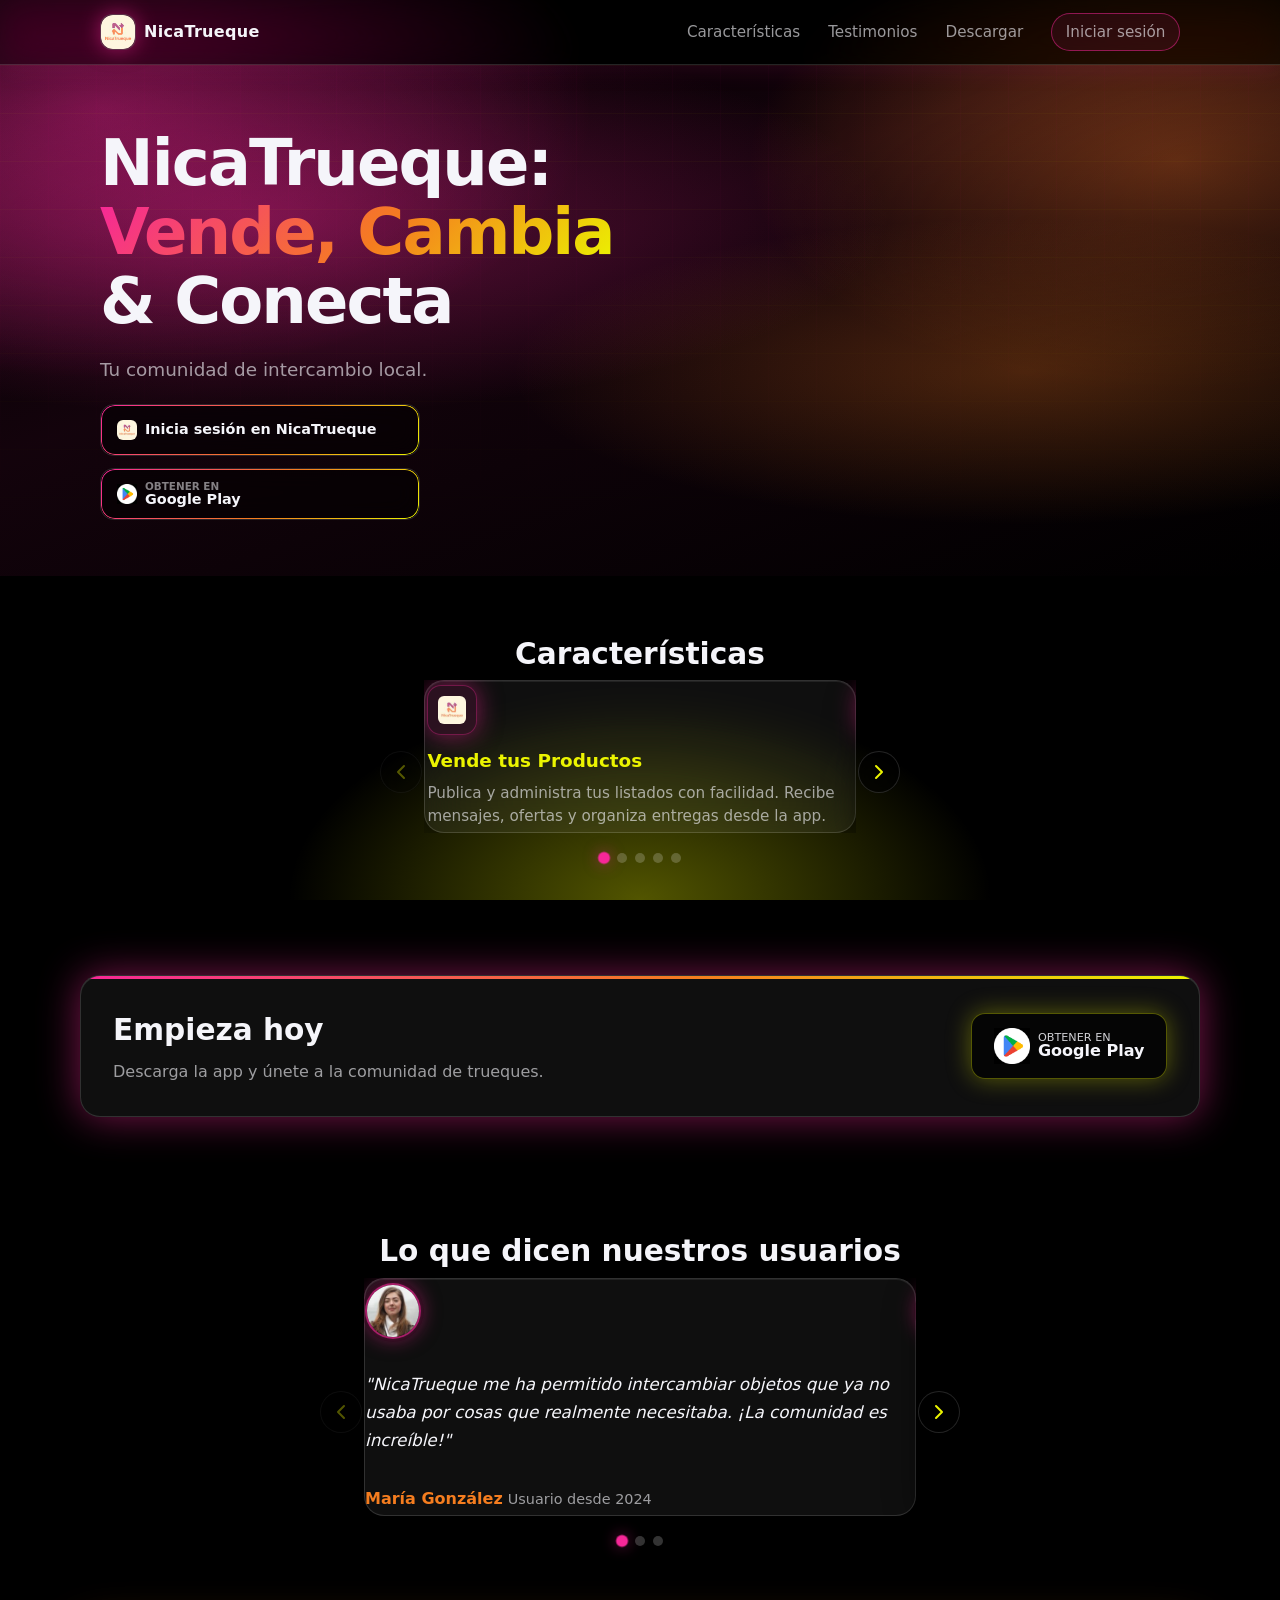
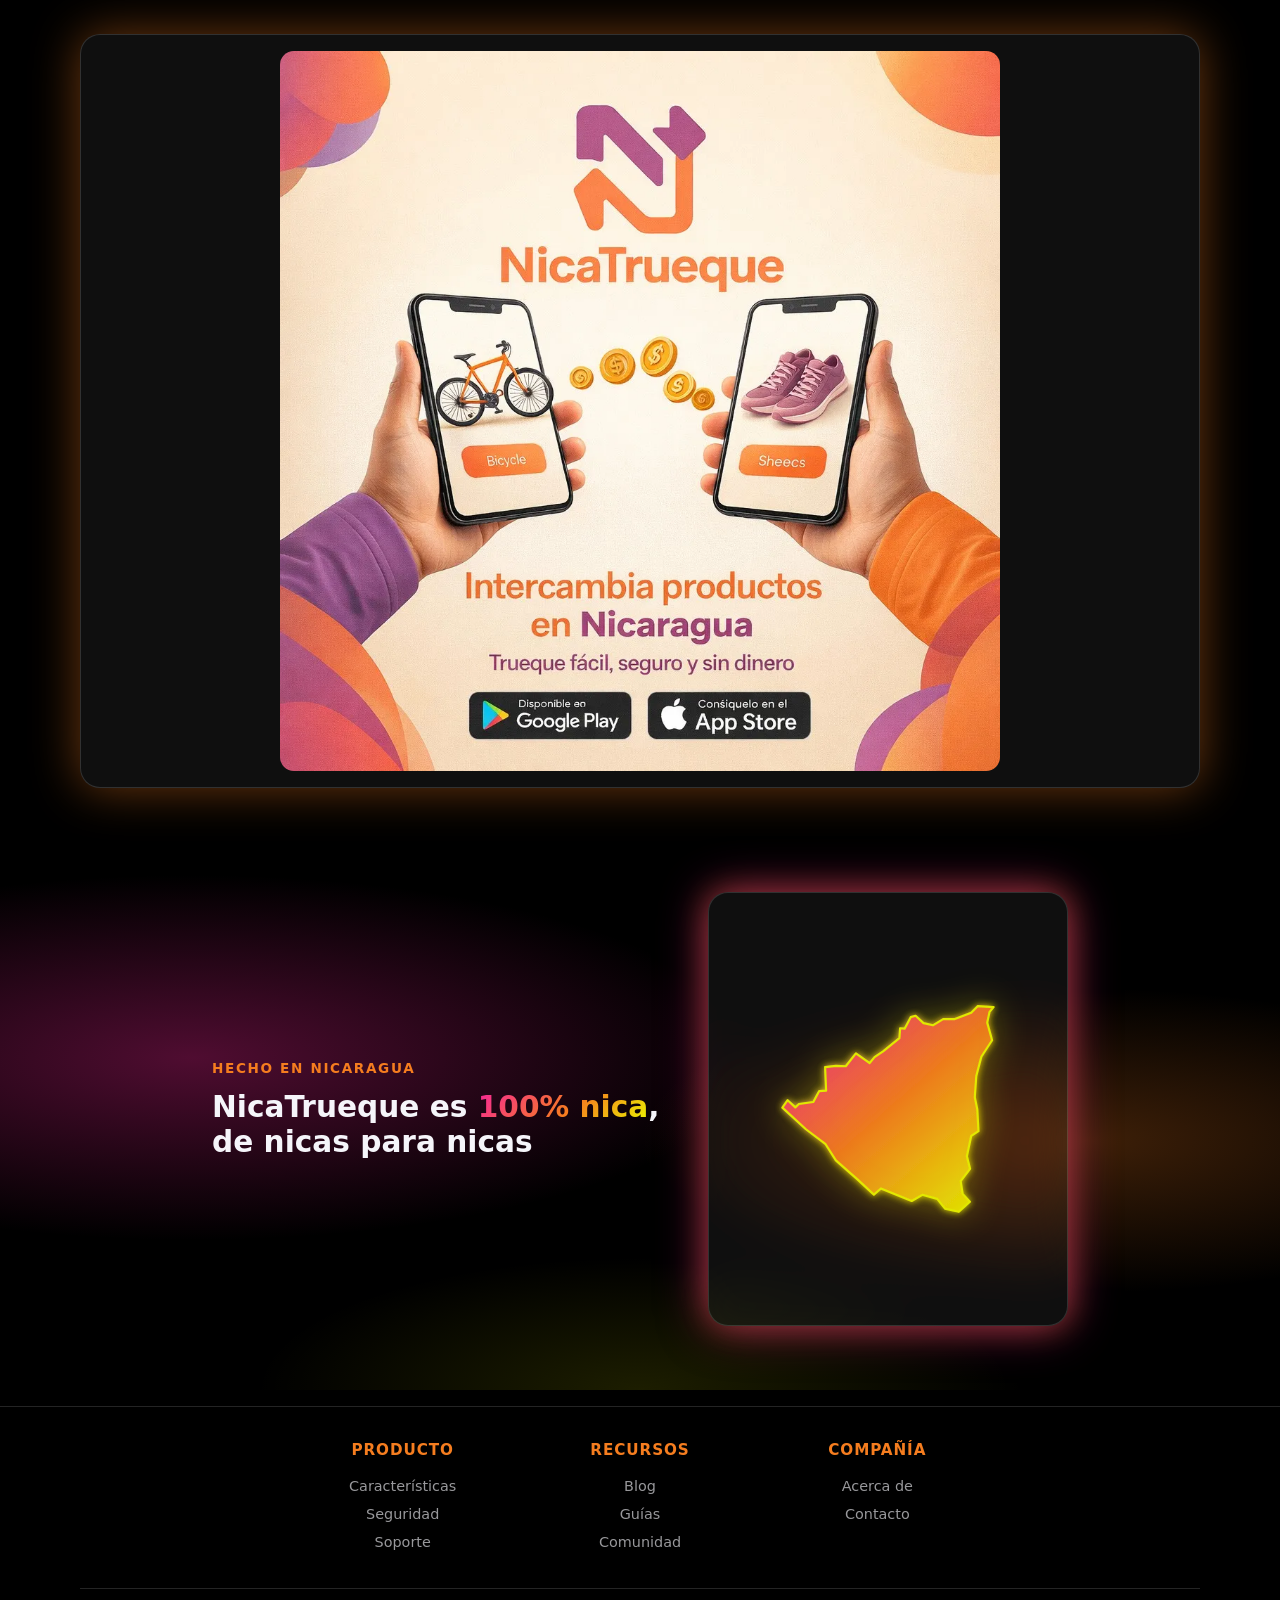
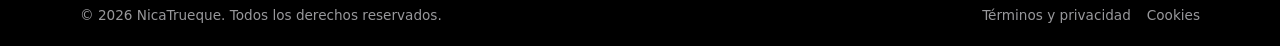
<file: index.html>
﻿<!DOCTYPE html>
<html lang="es">
<head>
  <meta charset="utf-8" />
  <meta name="viewport" content="width=device-width, initial-scale=1" />
  <title>NicaTrueque – Landing</title>
  <link rel="icon" type="image/jpeg" href="assets/logo-icon.jpg" />
  <link rel="apple-touch-icon" href="assets/logo-header.jpg" />
  <link rel="preload" href="assets/logo-header.jpg" as="image" />
  <link rel="stylesheet" href="styles.css" />
</head>
<body>
  <header class="topbar">
    <div class="container topbar-inner">
      <a href="#top" class="brand" aria-label="NicaTrueque inicio">
        <span class="brand-logo">
          <img src="assets/logo-header.jpg" alt="NicaTrueque logo" width="36" height="36" fetchpriority="high" decoding="async">
        </span>
        <span class="brand-text">NicaTrueque</span>
      </a>

  <nav class="nav-desktop" aria-label="principal">
    <a href="about.html">Características</a>
    <a href="#testimonials">Testimonios</a>
    <a href="#download">Descargar</a>
  <a href="https://nicatrueque.online" class="btn-outline">Iniciar sesión</a>
  </nav>

      <button class="menu-btn" aria-label="Abrir menú" id="menuBtn">
        <svg viewBox="0 0 24 24" class="icon-20"><path d="M4 7h16M4 12h16M4 17h16" stroke="currentColor" stroke-width="1.8" stroke-linecap="round"/></svg>
      </button>
    </div>

      <nav class="nav-mobile" id="mobileNav" aria-label="principal móvil">
      <a href="about.html">Características</a>
      <a href="#testimonials">Testimonios</a>
      <a href="#download">Descargar</a>
  <a href="https://nicatrueque.online" class="btn-outline">Iniciar sesión</a>
    </nav>
  </header>

  <main id="top">
    <section class="hero">
      <div class="scifi-bg" aria-hidden="true"></div>
      <div class="scifi-grid" aria-hidden="true"></div>
      <div class="container hero-grid">
        <div class="animate-left">
          <h1 class="h1">NicaTrueque:<br><span class="text-gradient">Vende, Cambia</span><br>& Conecta</h1>
          <p class="lead">
            Tu comunidad de intercambio local.
          </p>
          <div class="btn-row hero-actions">
            <a href="https://nicatrueque.online" class="btn-gold store-badge" aria-label="Inicia sesión en NicaTrueque">
              <span class="badge-icon">
                <img src="assets/logo-icon.jpg" alt="" class="icon-20 store-icon-round" width="20" height="20" decoding="async">
              </span>
              <span class="badge-text"><strong>Inicia sesión en NicaTrueque</strong></span>
            </a>
            <a href="https://play.google.com/store/apps/details?id=com.realesed.nicatrueque" class="btn-gold store-badge" aria-label="Obtener en Google Play" target="_blank" rel="noopener noreferrer">
              <span class="badge-icon">
                <img src="assets/icona.png" alt="Google Play" class="icon-20" width="20" height="20" decoding="async">
              </span>
              <span class="badge-text"><small>OBTENER EN</small><strong>Google Play</strong></span>
            </a>
          </div>
        </div>


      </div>
    </section>

    <section id="features" class="section">
      <div class="container">
        <h2 class="h2 section-title">Características</h2>
        <div class="carousel-shell features-carousel" id="featuresCarousel">
          <button type="button" class="carousel-btn carousel-btn--prev" aria-label="Característica anterior">
            <svg viewBox="0 0 24 24" class="icon-24" aria-hidden="true"><path d="M15 6l-6 6 6 6" stroke="currentColor" stroke-width="2" fill="none" stroke-linecap="round" stroke-linejoin="round"/></svg>
          </button>
          <div class="carousel-viewport" tabindex="0" aria-roledescription="carousel" aria-label="Características de NicaTrueque">
          <article class="card carousel-slide">
          <div class="card-icon">
            <img src="assets/logo-icon.jpg" alt="NicaTrueque" width="28" height="28" loading="lazy" decoding="async">
          </div>
          <h3>Vende tus Productos</h3>
          <p>Publica y administra tus listados con facilidad. Recibe mensajes, ofertas y organiza entregas desde la app.</p>
        </article>
        <article class="card carousel-slide">
          <div class="card-icon">
            <img src="assets/logo-icon.jpg" alt="NicaTrueque" width="28" height="28" loading="lazy" decoding="async">
          </div>
          <h3>Vende con la ayuda de IA</h3>
          <p>Al vender un producto, ayúdate con IA para generar la descripción de tu producto.</p>
        </article>
        <article class="card carousel-slide">
          <div class="card-icon">
            <img src="assets/logo-icon.jpg" alt="NicaTrueque" width="28" height="28" loading="lazy" decoding="async">
          </div>
          <h3>Postea tus productos sin baneos</h3>
          <p>Publica cualquier producto, de marca o no, sin ser baneado.</p>
        </article>
        <article class="card carousel-slide">
          <div class="card-icon">
            <img src="assets/logo-icon.jpg" alt="NicaTrueque" width="28" height="28" loading="lazy" decoding="async">
          </div>
          <h3>Intercambia con Otros</h3>
          <p>Haz trueques seguros y transparentes. Negocia y concreta intercambios en tu zona.</p>
        </article>
        <article class="card carousel-slide">
          <div class="card-icon">
            <img src="assets/logo-icon.jpg" alt="NicaTrueque" width="28" height="28" loading="lazy" decoding="async">
          </div>
          <h3>Conecta & Organiza</h3>
          <p>Crea grupos, organiza eventos y mantente al tanto con notificaciones y herramientas de comunidad.</p>
        </article>
          </div>
          <button type="button" class="carousel-btn carousel-btn--next" aria-label="Siguiente característica">
            <svg viewBox="0 0 24 24" class="icon-24" aria-hidden="true"><path d="M9 6l6 6-6 6" stroke="currentColor" stroke-width="2" fill="none" stroke-linecap="round" stroke-linejoin="round"/></svg>
          </button>
          <div class="carousel-dots" role="tablist" aria-label="Seleccionar característica"></div>
        </div>
      </div>
    </section>

    <section class="section cta" id="download">
      <div class="container cta-inner">
        <div class="animate-left">
          <h3 class="h2">Empieza hoy</h3>
          <p>Descarga la app y únete a la comunidad de trueques.</p>
        </div>
        <div class="btn-row animate-right">
          <a href="https://play.google.com/store/apps/details?id=com.realesed.nicatrueque" class="store-badge" aria-label="Obtener en Google Play" target="_blank" rel="noopener noreferrer">
            <span class="badge-icon">
                <img src="assets/icona.png" alt="Google Play" class="icon-20" width="20" height="20" decoding="async">
              </span>
            <span class="badge-text"><small>OBTENER EN</small><strong>Google Play</strong></span>
            </a>
        </div>
      </div>
    </section>

    <section id="testimonials" class="section">
      <div class="container">
        <h2 class="h2 section-title">Lo que dicen nuestros usuarios</h2>
        <div class="carousel-shell testimonials-carousel" id="testimonialsCarousel">
          <button type="button" class="carousel-btn carousel-btn--prev" aria-label="Testimonio anterior">
            <svg viewBox="0 0 24 24" class="icon-24" aria-hidden="true"><path d="M15 6l-6 6 6 6" stroke="currentColor" stroke-width="2" fill="none" stroke-linecap="round" stroke-linejoin="round"/></svg>
          </button>
          <div class="carousel-viewport" tabindex="0" aria-roledescription="carousel" aria-label="Testimonios de usuarios">
          <article class="testimonial-card carousel-slide">
            <div class="testimonial-content">
              <img src="assets/avatar-maria.jpg" alt="Foto de perfil de María González" class="star-icon" width="56" height="56" decoding="async">
              <p class="testimonial-text">"NicaTrueque me ha permitido intercambiar objetos que ya no usaba por cosas que realmente necesitaba. ¡La comunidad es increíble!"</p>
              <div class="testimonial-author">
                <strong>María González</strong>
                <span>Usuario desde 2024</span>
              </div>
            </div>
          </article>

          <article class="testimonial-card carousel-slide">
            <div class="testimonial-content">
              <img src="assets/avatar-carlos.jpg" alt="Foto de perfil de Carlos Martínez" class="star-icon" width="56" height="56" loading="lazy" decoding="async">
              <p class="testimonial-text">"La plataforma es muy fácil de usar y he conocido personas maravillosas. Los intercambios son seguros y transparentes."</p>
              <div class="testimonial-author">
                <strong>Carlos Martínez</strong>
                <span>Usuario desde 2023</span>
              </div>
            </div>
          </article>

          <article class="testimonial-card carousel-slide">
            <div class="testimonial-content">
              <img src="assets/avatar-ana.jpg" alt="Foto de perfil de Ana Pérez" class="star-icon" width="56" height="56" loading="lazy" decoding="async">
              <p class="testimonial-text">"Gracias a NicaTrueque he podido dar nueva vida a objetos y encontrar tesoros únicos. ¡La mejor comunidad de intercambios!"</p>
              <div class="testimonial-author">
                <strong>Ana Pérez</strong>
                <span>Usuario desde 2024</span>
              </div>
            </div>
          </article>
          </div>
          <button type="button" class="carousel-btn carousel-btn--next" aria-label="Siguiente testimonio">
            <svg viewBox="0 0 24 24" class="icon-24" aria-hidden="true"><path d="M9 6l6 6-6 6" stroke="currentColor" stroke-width="2" fill="none" stroke-linecap="round" stroke-linejoin="round"/></svg>
          </button>
          <div class="carousel-dots" role="tablist" aria-label="Seleccionar testimonio"></div>
        </div>
      </div>
    </section>

    <section class="hero-promo" aria-label="NicaTrueque promoción">
      <div class="container">
        <img src="assets/hero-promo.webp" alt="NicaTrueque: intercambia productos en Nicaragua. Trueque fácil, seguro y sin dinero." class="hero-promo-img animate-up" width="720" height="720" loading="lazy" decoding="async">
      </div>
    </section>

    <section class="section nica-pride" aria-label="NicaTrueque es nicaragüense">
      <div class="nica-pride-bg" aria-hidden="true"></div>
      <div class="container nica-pride-inner">
        <div class="nica-pride-copy animate-up">
          <p class="nica-pride-eyebrow">Hecho en Nicaragua</p>
          <h2 class="h2 nica-pride-title">
            NicaTrueque es <span class="text-gradient">100% nica</span>,<br>
            de nicas para nicas
          </h2>
        </div>
        <div class="nica-map-panel glass-panel animate-up">
          <img
            src="assets/nicaragua-map.svg"
            alt="Mapa estilizado de Nicaragua"
            class="nica-map"
            width="240"
            height="384"
            loading="lazy"
            decoding="async">
        </div>
      </div>
    </section>

  </main>

  <footer class="footer">
    <div class="container footer-grid">
      <div class="links-grid animate-right">
        <div>
          <h4>Producto</h4>
          <ul>
            <li><a href="#">Características</a></li>
            <li><a href="#">Seguridad</a></li>
            <li><a href="mailto:nicatrueque@gmail.com?subject=Soporte%20NicaTrueque" title="Contactar a soporte">Soporte</a></li>
          </ul>
        </div>
        <div>
          <h4>Recursos</h4>
          <ul>
            <li><a href="https://nicatrueque.blogspot.com/" target="_blank" rel="noopener noreferrer">Blog</a></li>
            <li><a href="https://www.facebook.com/nicatrueque.2025/" target="_blank" rel="noopener noreferrer">Guías</a></li>
            <li><a href="https://www.facebook.com/nicatrueque.2025/" target="_blank" rel="noopener noreferrer">Comunidad</a></li>
          </ul>
        </div>
        <div>
          <h4>Compañía</h4>
          <ul>
            <li><a href="#">Acerca de</a></li>
            <li><a href="mailto:nicatrueque@gmail.com" title="Envíanos un correo">Contacto</a></li>
          </ul>
        </div>
      </div>
    </div>
    <div class="container footer-bottom">
      <p>© <span id="year"></span> NicaTrueque. Todos los derechos reservados.</p>
      <div class="legal">
        <a href="#">Términos y privacidad</a>
        <a href="#">Cookies</a>
      </div>
    </div>
  </footer>

  <script src="app.js" defer></script>
</body>
</html>
</file>
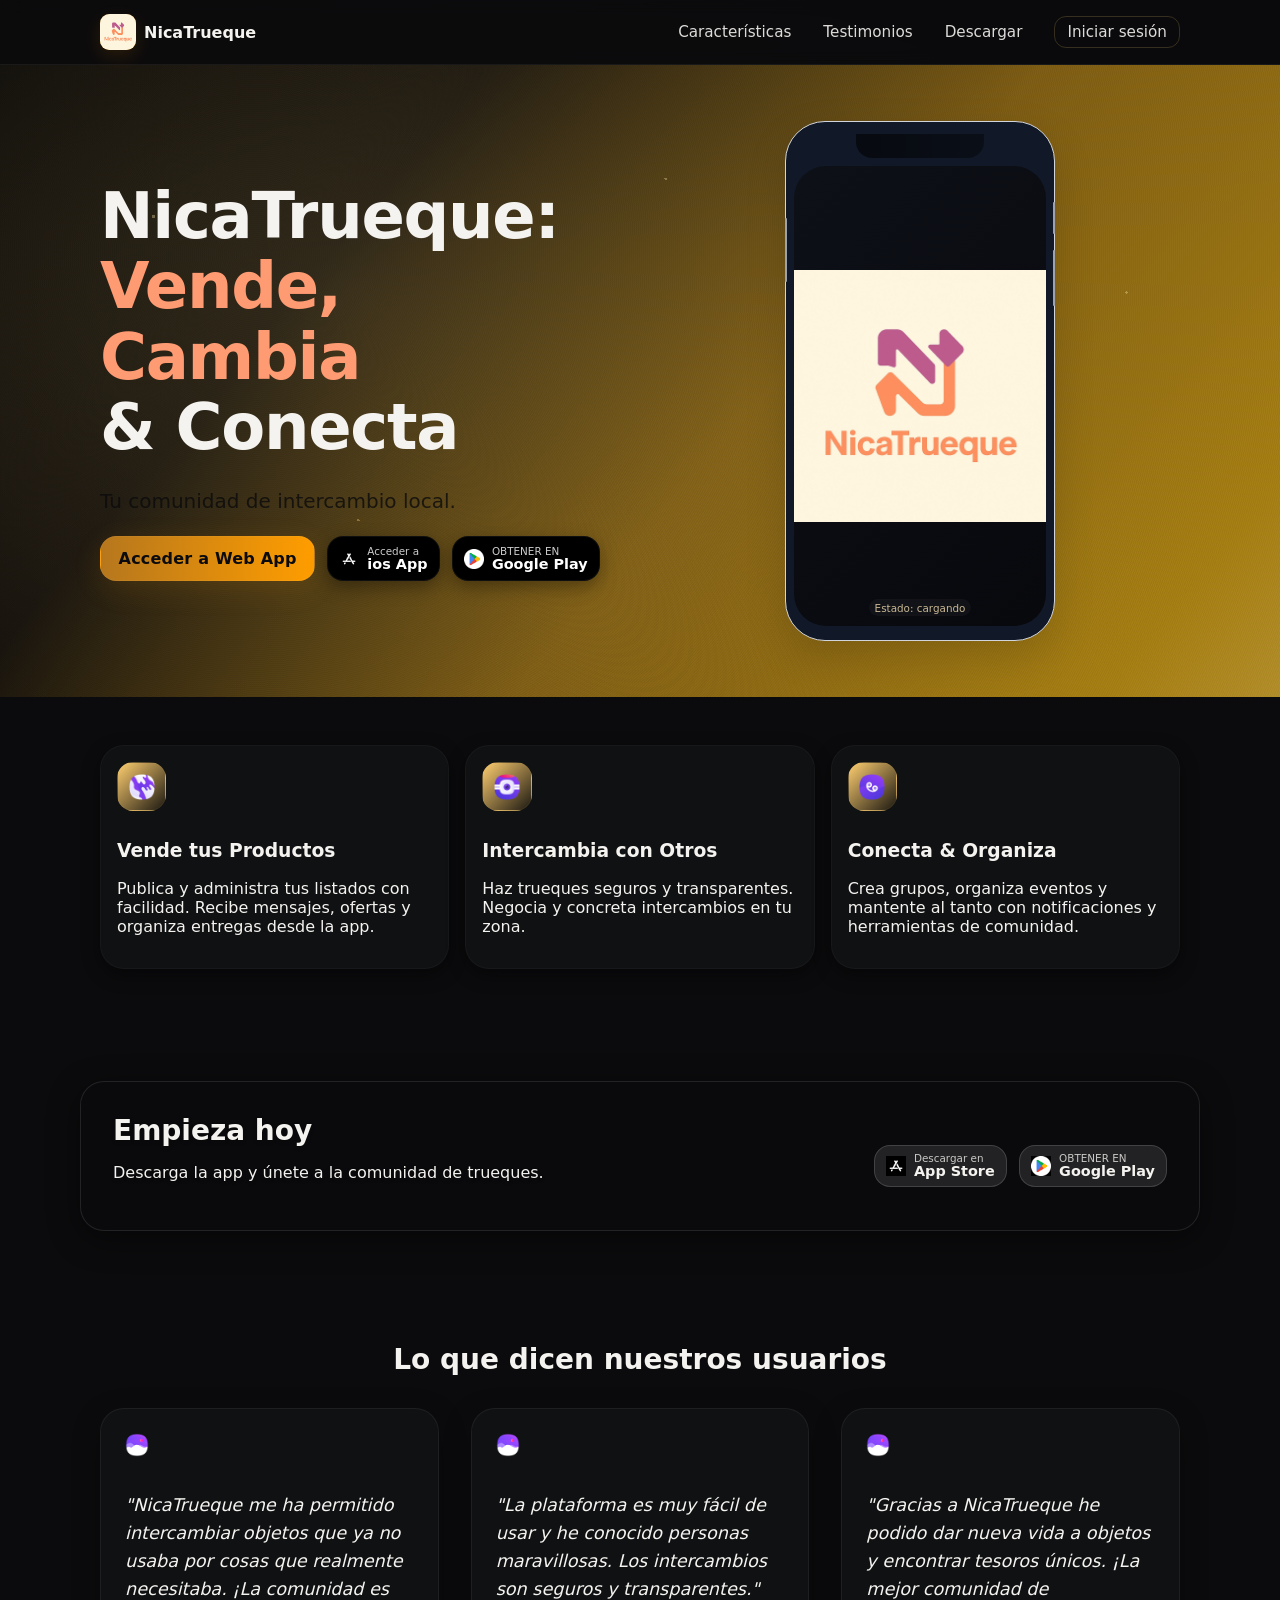
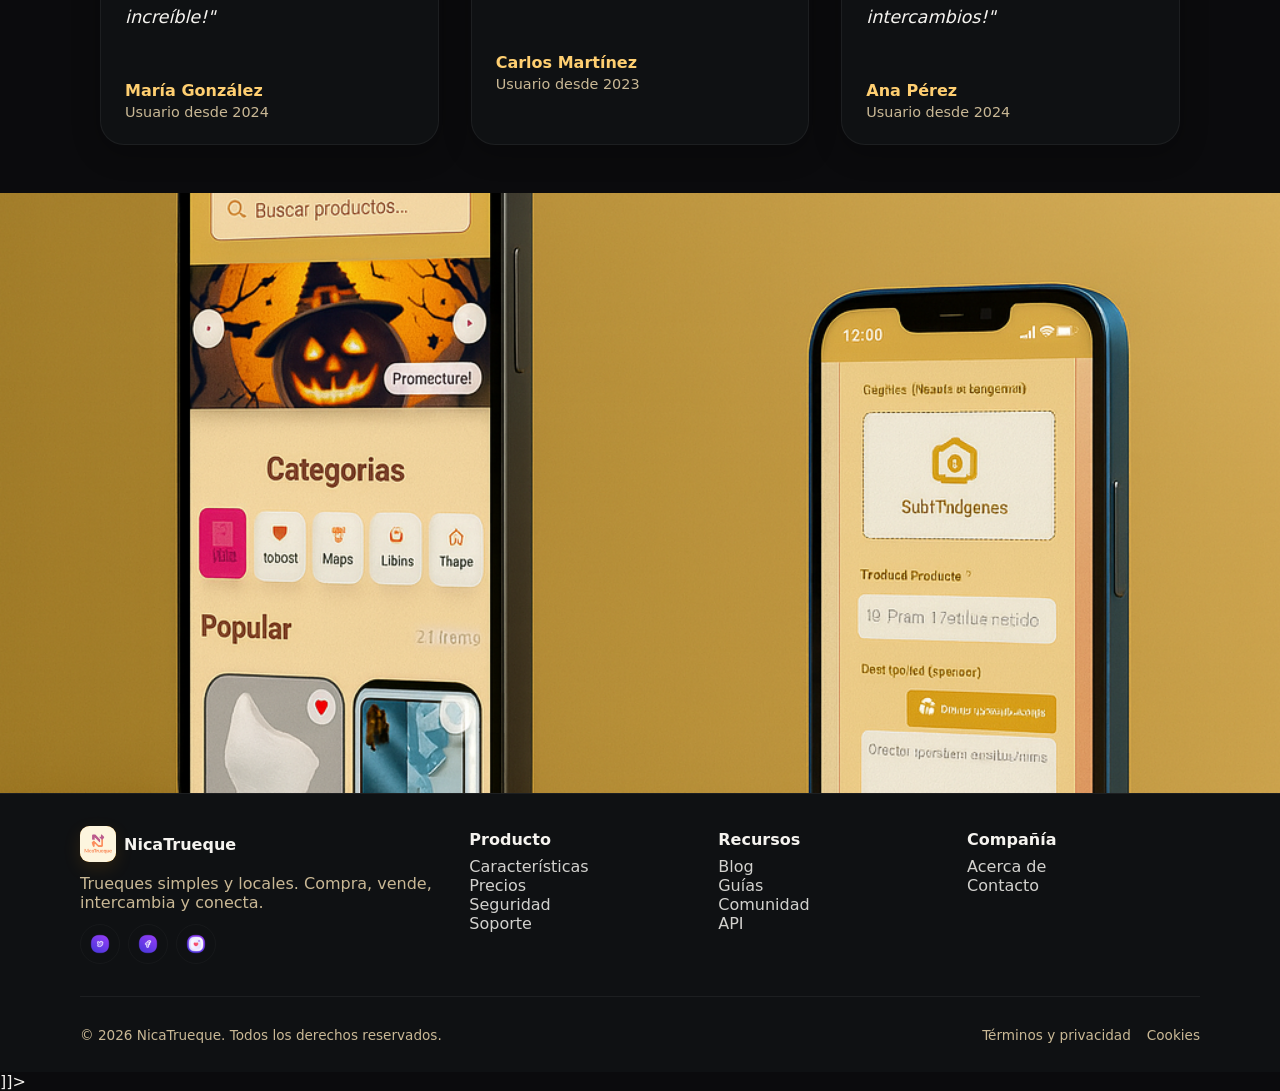
<file: nicatrueque-web/index.html>
<![CDATA[<!DOCTYPE html>
<html lang="es">
<head>
  <meta charset="utf-8" />
  <meta name="viewport" content="width=device-width, initial-scale=1" />
  <title>NicaTrueque – Landing</title>
  <link rel="stylesheet" href="styles.css" />
</head>
<body>
  <header class="topbar">
    <div class="container topbar-inner">
      <a href="#top" class="brand" aria-label="NicaTrueque inicio">
        <span class="brand-logo">
          <img src="assets/logo.jpg" alt="NicaTrueque logo">
        </span>
        <span class="brand-text">NicaTrueque</span>
      </a>

  <nav class="nav-desktop" aria-label="principal">
    <a href="about.html">Características</a>
    <a href="#testimonials">Testimonios</a>
    <a href="#download">Descargar</a>
  <a href="https://nicatrueque.online" class="btn-outline">Iniciar sesión</a>
  </nav>

      <button class="menu-btn" aria-label="Abrir menú" id="menuBtn">
        <svg viewBox="0 0 24 24" class="icon-20"><path d="M4 7h16M4 12h16M4 17h16" stroke="currentColor" stroke-width="1.8" stroke-linecap="round"/></svg>
      </button>
    </div>

      <nav class="nav-mobile" id="mobileNav" aria-label="principal móvil">
      <a href="about.html">Características</a>
      <a href="#testimonials">Testimonios</a>
      <a href="#download">Descargar</a>
  <a href="https://nicatrueque.online" class="btn-outline">Iniciar sesión</a>
    </nav>
  </header>

  <main id="top">
    <section class="hero">
      <!-- animated gold background (scoped to hero) -->
      <div class="gold-bg" aria-hidden="true"></div>
      <div class="sparkles" aria-hidden="true"></div>
      <div class="container hero-grid">
        <div class="animate-left">
          <h1 class="h1">NicaTrueque:<br><span style="color: #FF9B73;">Vende, Cambia</span><br>& Conecta</h1>
          <p class="lead">
            Tu comunidad de intercambio local.
          </p>
          <div class="btn-row" id="download">
            <a href="https://nicatrueque.online" class="btn-primary">Acceder a Web App</a>
            <a href="#" class="store-badge" aria-label="ios App">
              <span class="badge-icon">
                <img src="assets/appstore-icon.png" alt="App Store" class="icon-20">
              </span>
              <span class="badge-text"><small>Acceder a</small><strong>ios App</strong></span>
            </a>
            <a href="#" class="store-badge" aria-label="Obtener en Google Play">
              <span class="badge-icon">
                <img src="assets/icona.png" alt="Google Play" class="icon-20">
              </span>
              <span class="badge-text"><small>OBTENER EN</small><strong>Google Play</strong></span>
            </a>
          </div>
        </div>

        <div class="phone-wrap animate-right">
          <div class="phone" role="img" aria-label="Mockup de teléfono con imagen de activo">
            <div class="notch" aria-hidden="true"></div>
            <div class="screen">
              <!-- Media animada con fallback -->
              <img src="assets/logo.jpg" alt="Logo de NicaTrueque" class="phone-screen-image">
              <div id="svgFallback" class="svg-fallback" aria-label="Animación alternativa del logo" hidden>
                <svg viewBox="0 0 200 200" class="svg-card" role="img">
                  <defs>
                    <linearGradient id="g1" x1="0%" y1="0%" x2="100%" y2="100%">
                      <stop offset="0%" stop-color="#fb7185" />
                      <stop offset="100%" stop-color="#f97316" />
                    </linearGradient>
                  </defs>
                  <g stroke="url(#g1)" stroke-width="14" fill="none" stroke-linecap="round">
                    <path d="M40 80h70a28 28 0 1 0 0-56H25" />
                    <path d="M160 120h-70a28 28 0 1 0 0 56h85" />
                  </g>
                  <g fill="#fb7185">
                    <polygon points="25,24 45,10 45,38">
                      <animateTransform attributeName="transform" type="rotate" from="0 35 24" to="360 35 24" dur="3s" repeatCount="indefinite" />
                    </animateTransform>
                  </g>
                  <g fill="#f97316">
                    <polygon points="175,176 155,162 155,190">
                      <animateTransform attributeName="transform" type="rotate" from="360 165 176" to="0 165 176" dur="3s" repeatCount="indefinite" />
                    </animateTransform>
                  </g>
                </svg>
              </div>
              <span id="mediaStatus" class="media-chip">Estado: cargando</span>
            </div>
            <div class="side-btn left"></div>
            <div class="side-btn right short"></div>
            <div class="side-btn right long"></div>
          </div>
        </div>
      </div>
    </section>

    <section id="features" class="section">
      <div class="container grid-3">
        <article class="card animate-left">
          <div class="card-icon">
            <img src="assets/Purpler_Icon/1.png" alt="Vender icono">
          </div>
          <h3>Vende tus Productos</h3>
          <p>Publica y administra tus listados con facilidad. Recibe mensajes, ofertas y organiza entregas desde la app.</p>
        </article>
        <article class="card animate-up">
          <div class="card-icon">
            <img src="assets/Purpler_Icon/2.png" alt="Intercambio icono">
          </div>
          <h3>Intercambia con Otros</h3>
          <p>Haz trueques seguros y transparentes. Negocia y concreta intercambios en tu zona.</p>
        </article>
        <article class="card animate-right">
          <div class="card-icon">
            <img src="assets/Purpler_Icon/3.png" alt="Conectar icono">
          </div>
          <h3>Conecta & Organiza</h3>
          <p>Crea grupos, organiza eventos y mantente al tanto con notificaciones y herramientas de comunidad.</p>
        </article>
      </div>
    </section>

    <section class="section cta">
      <div class="container cta-inner">
        <div class="animate-left">
          <h3 class="h2">Empieza hoy</h3>
          <p>Descarga la app y únete a la comunidad de trueques.</p>
        </div>
        <div class="btn-row animate-right">
          <a href="#" class="store-badge" aria-label="Descargar en App Store">
            <span class="badge-icon">
              <img src="assets/appstore-icon.png" alt="App Store" class="icon-20">
            </span>
            <span class="badge-text"><small>Descargar en</small><strong>App Store</strong></span>
          </a>
          <a href="#" class="store-badge" aria-label="Obtener en Google Play">
              <span class="badge-icon">
                <img src="assets/icona.png" alt="Google Play" class="icon-20">
              </span>
            <span class="badge-text"><small>OBTENER EN</small><strong>Google Play</strong></span>
          </a>
        </div>
      </div>
    </section>

    <section id="testimonials" class="section">
      <div class="container">
        <h2 class="h2" style="text-align: center; margin-bottom: 2rem;">Lo que dicen nuestros usuarios</h2>
        <div class="testimonials-grid">
          <article class="testimonial-card animate-left">
            <div class="testimonial-content">
              <img src="assets/Purpler_Icon/5.png" alt="Estrella" class="star-icon">
              <p class="testimonial-text">"NicaTrueque me ha permitido intercambiar objetos que ya no usaba por cosas que realmente necesitaba. ¡La comunidad es increíble!"</p>
              <div class="testimonial-author">
                <strong>María González</strong>
                <span>Usuario desde 2024</span>
              </div>
            </div>
          </article>

          <article class="testimonial-card animate-up">
            <div class="testimonial-content">
              <img src="assets/Purpler_Icon/5.png" alt="Estrella" class="star-icon">
              <p class="testimonial-text">"La plataforma es muy fácil de usar y he conocido personas maravillosas. Los intercambios son seguros y transparentes."</p>
              <div class="testimonial-author">
                <strong>Carlos Martínez</strong>
                <span>Usuario desde 2023</span>
              </div>
            </div>
          </article>

          <article class="testimonial-card animate-right">
            <div class="testimonial-content">
              <img src="assets/Purpler_Icon/5.png" alt="Estrella" class="star-icon">
              <p class="testimonial-text">"Gracias a NicaTrueque he podido dar nueva vida a objetos y encontrar tesoros únicos. ¡La mejor comunidad de intercambios!"</p>
              <div class="testimonial-author">
                <strong>Ana Pérez</strong>
                <span>Usuario desde 2024</span>
              </div>
            </div>
          </article>
        </div>
      </div>
    </section>

    <section class="hero-image-background" style="background-image: url('assets/0709489977f64188b4ff496ad0674863.png'); background-size: cover; background-position: center; height: 600px; max-height: 84vh; display: flex; justify-content: center; align-items: center; color: white; text-align: center; padding: 20px;">
      <div class="container animate-up">
        <!-- Featured asset text removed per request -->
      </div>
    </section>

  </main>

  <footer class="footer">
    <div class="container footer-grid">
      <div class="animate-left">
        <div class="brand-row">
          <span class="brand-logo" aria-hidden="true">
            <img src="assets/logo.jpg" alt="NicaTrueque logo">
          </span>
          <span class="brand-text">NicaTrueque</span>
        </div>
        <p class="muted">Trueques simples y locales. Compra, vende, intercambia y conecta.</p>
        <div class="social-row">
          <a href="https://www.facebook.com/nicatrueque.2025?rdid=Xfap9wgtmi3L8c10&share_url=https%3A%2F%2Fwww.facebook.com%2Fshare%2F1KpmhN8hHo%2F#" target="_blank" rel="noopener noreferrer" aria-label="Twitter" class="social"><img src="assets/Purpler_Icon/twitter.png" alt="Twitter" class="social-icon"></a>
          <a href="https://www.facebook.com/nicatrueque.2025?rdid=Xfap9wgtmi3L8c10&share_url=https%3A%2F%2Fwww.facebook.com%2Fshare%2F1KpmhN8hHo%2F#" target="_blank" rel="noopener noreferrer" aria-label="Facebook" class="social"><img src="assets/Purpler_Icon/facebook.png" alt="Facebook" class="social-icon"></a>
          <a href="https://www.facebook.com/nicatrueque.2025?rdid=Xfap9wgtmi3L8c10&share_url=https%3A%2F%2Fwww.facebook.com%2Fshare%2F1KpmhN8hHo%2F#" target="_blank" rel="noopener noreferrer" aria-label="Instagram" class="social"><img src="assets/Purpler_Icon/instagram.png" alt="Instagram" class="social-icon"></a>
        </div>
      </div>

      <div class="links-grid animate-right">
        <div>
          <h4>Producto</h4>
          <ul>
            <li><a href="#">Características</a></li>
            <li><a href="#">Precios</a></li>
            <li><a href="#">Seguridad</a></li>
            <li><a href="mailto:nicatruequ@gmail.com?subject=Soporte%20NicaTrueque" title="Contactar a soporte">Soporte</a></li>
          </ul>
        </div>
        <div>
          <h4>Recursos</h4>
          <ul>
            <li><a href="#">Blog</a></li>
            <li><a href="#">Guías</a></li>
            <li><a href="#">Comunidad</a></li>
            <li><a href="#">API</a></li>
          </ul>
        </div>
        <div>
          <h4>Compañía</h4>
          <ul>
            <li><a href="#">Acerca de</a></li>
            <li><a href="mailto:nicatruequ@gmail.com" title="Envíanos un correo">Contacto</a></li>
          </ul>
        </div>
      </div>
    </div>
    <div class="container footer-bottom">
      <p>© <span id="year"></span> NicaTrueque. Todos los derechos reservados.</p>
      <div class="legal">
        <a href="#">Términos y privacidad</a>
        <a href="#">Cookies</a>
      </div>
    </div>
  </footer>

  <script>
    // Animation observer
    const observer = new IntersectionObserver((entries) => {
      entries.forEach(entry => {
        if (entry.isIntersecting) {
          entry.target.classList.add('animate');
        }
      });
    }, {
      threshold: 0.1
    });

    // Observe all animated elements
    document.addEventListener('DOMContentLoaded', () => {
      const animatedElements = document.querySelectorAll('.animate-left, .animate-right, .animate-up');
      animatedElements.forEach(el => observer.observe(el));

      // Update copyright year
      document.getElementById('year').textContent = new Date().getFullYear();
    });
  </script>
  <script src="app.js"></script>
</body>
</html>]]>
</file>
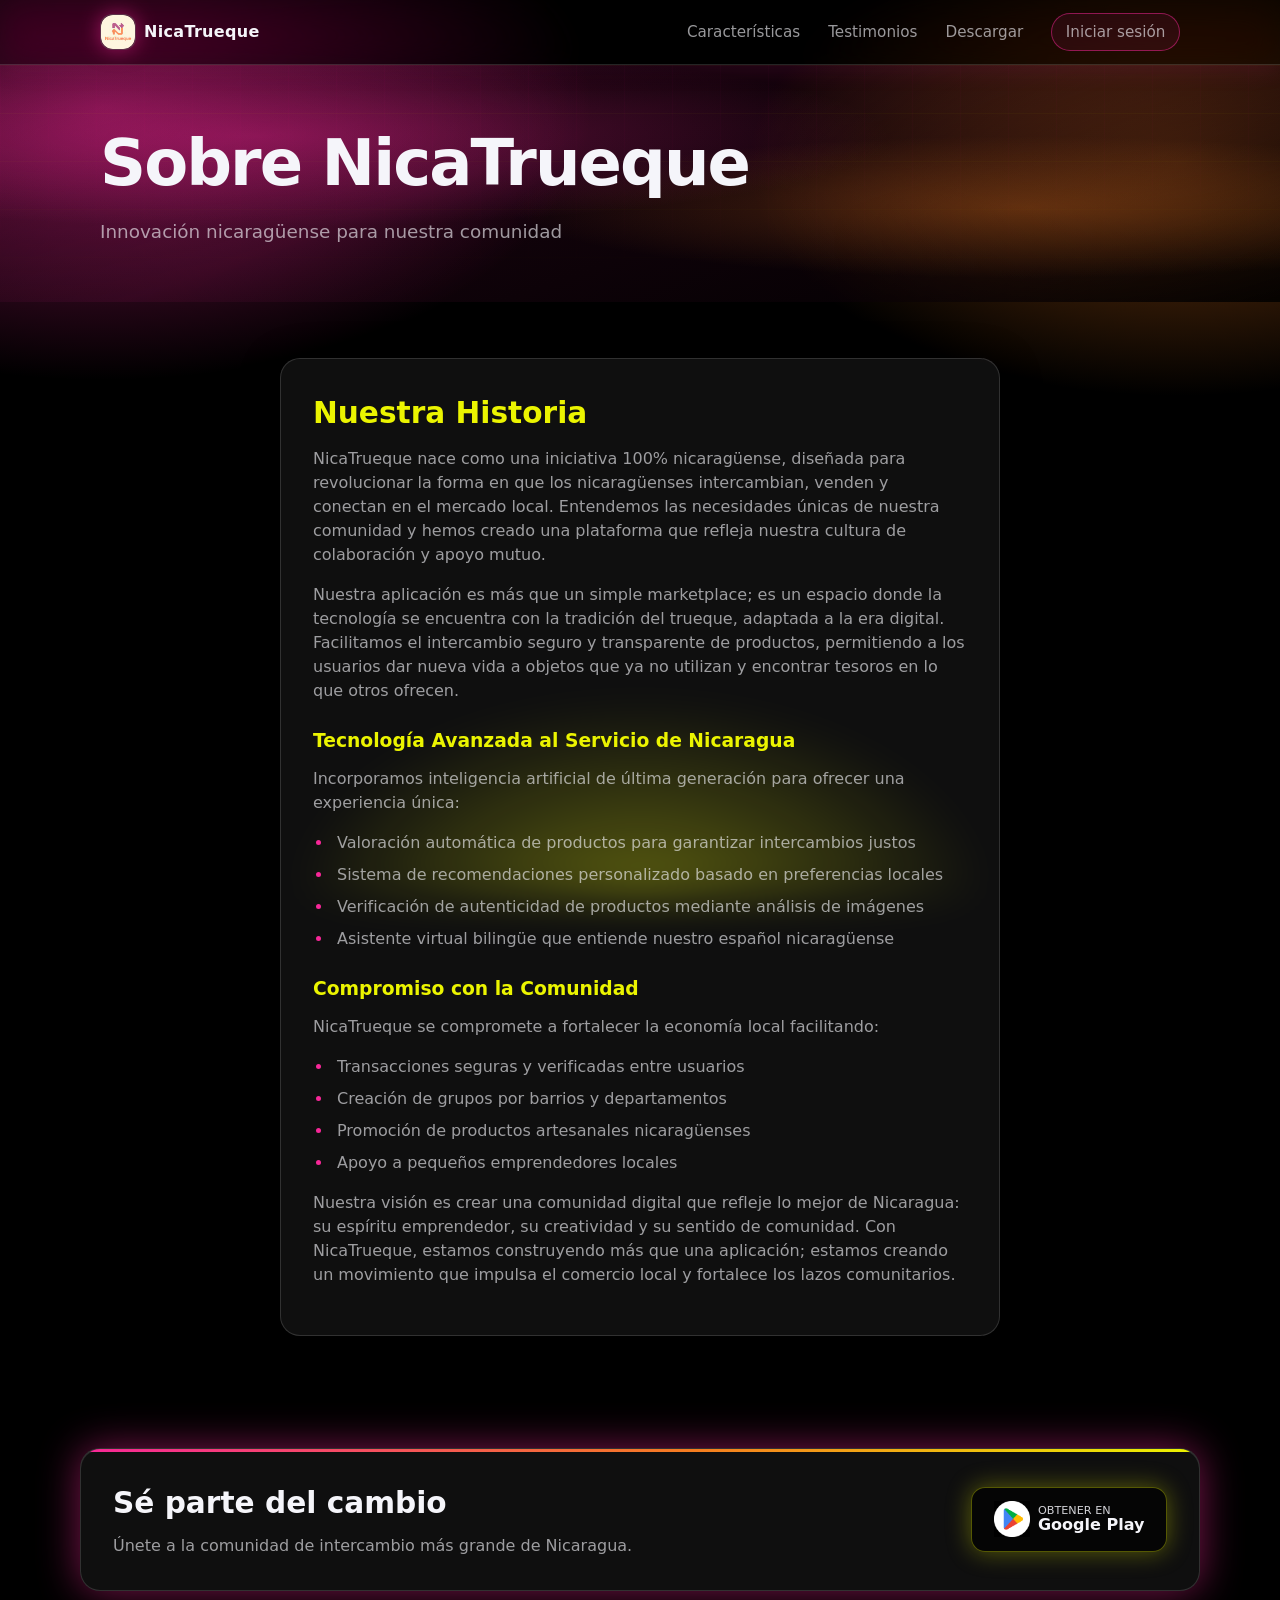
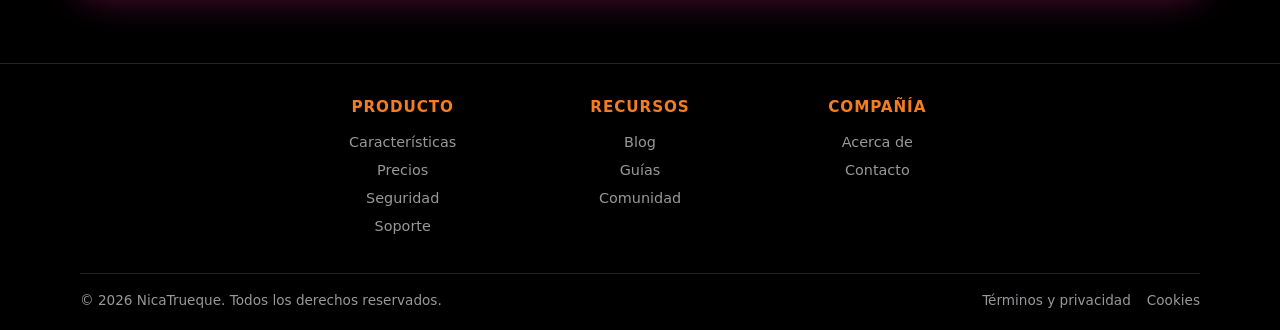
<file: about.html>
<!DOCTYPE html>
<html lang="es">
<head>
  <meta charset="utf-8" />
  <meta name="viewport" content="width=device-width, initial-scale=1" />
  <title>NicaTrueque – Sobre Nosotros</title>
  <link rel="icon" type="image/jpeg" href="assets/logo-icon.jpg" />
  <link rel="apple-touch-icon" href="assets/logo-header.jpg" />
  <link rel="stylesheet" href="styles.css" />
</head>
<body>
  <header class="topbar">
    <div class="container topbar-inner">
      <a href="index.html" class="brand" aria-label="NicaTrueque inicio">
        <span class="brand-logo">
          <img src="assets/logo-header.jpg" alt="NicaTrueque logo" width="36" height="36" fetchpriority="high" decoding="async">
        </span>
        <span class="brand-text">NicaTrueque</span>
      </a>

      <nav class="nav-desktop" aria-label="principal">
        <a href="index.html#features">Características</a>
        <a href="index.html#testimonials">Testimonios</a>
        <a href="index.html#download">Descargar</a>
        <a href="https://nicatrueque.online" class="btn-outline">Iniciar sesión</a>
      </nav>

      <button class="menu-btn" aria-label="Abrir menú" id="menuBtn">
        <svg viewBox="0 0 24 24" class="icon-20"><path d="M4 7h16M4 12h16M4 17h16" stroke="currentColor" stroke-width="1.8" stroke-linecap="round"/></svg>
      </button>
    </div>

    <nav class="nav-mobile" id="mobileNav" aria-label="principal móvil">
      <a href="index.html#features">Características</a>
      <a href="index.html#testimonials">Testimonios</a>
      <a href="index.html#download">Descargar</a>
      <a href="https://nicatrueque.online" class="btn-outline">Iniciar sesión</a>
    </nav>
  </header>

  <main>
    <section class="hero">
      <div class="scifi-bg" aria-hidden="true"></div>
      <div class="scifi-grid" aria-hidden="true"></div>
      <div class="container">
        <h1 class="h1 animate-left">Sobre NicaTrueque</h1>
        <p class="lead animate-right">
          Innovación nicaragüense para nuestra comunidad
        </p>
      </div>
    </section>

    <section class="section">
      <div class="container">
        <div class="about-content animate-up">
          <h2 class="h2">Nuestra Historia</h2>
          <p>NicaTrueque nace como una iniciativa 100% nicaragüense, diseñada para revolucionar la forma en que los nicaragüenses intercambian, venden y conectan en el mercado local. Entendemos las necesidades únicas de nuestra comunidad y hemos creado una plataforma que refleja nuestra cultura de colaboración y apoyo mutuo.</p>
          
          <p>Nuestra aplicación es más que un simple marketplace; es un espacio donde la tecnología se encuentra con la tradición del trueque, adaptada a la era digital. Facilitamos el intercambio seguro y transparente de productos, permitiendo a los usuarios dar nueva vida a objetos que ya no utilizan y encontrar tesoros en lo que otros ofrecen.</p>

          <h3>Tecnología Avanzada al Servicio de Nicaragua</h3>
          <p>Incorporamos inteligencia artificial de última generación para ofrecer una experiencia única:</p>
          <ul class="feature-list">
            <li>Valoración automática de productos para garantizar intercambios justos</li>
            <li>Sistema de recomendaciones personalizado basado en preferencias locales</li>
            <li>Verificación de autenticidad de productos mediante análisis de imágenes</li>
            <li>Asistente virtual bilingüe que entiende nuestro español nicaragüense</li>
          </ul>

          <h3>Compromiso con la Comunidad</h3>
          <p>NicaTrueque se compromete a fortalecer la economía local facilitando:</p>
          <ul class="feature-list">
            <li>Transacciones seguras y verificadas entre usuarios</li>
            <li>Creación de grupos por barrios y departamentos</li>
            <li>Promoción de productos artesanales nicaragüenses</li>
            <li>Apoyo a pequeños emprendedores locales</li>
          </ul>

          <p>Nuestra visión es crear una comunidad digital que refleje lo mejor de Nicaragua: su espíritu emprendedor, su creatividad y su sentido de comunidad. Con NicaTrueque, estamos construyendo más que una aplicación; estamos creando un movimiento que impulsa el comercio local y fortalece los lazos comunitarios.</p>
        </div>
      </div>
    </section>

    <section class="cta">
      <div class="container cta-inner">
        <div class="animate-left">
          <h3 class="h2">Sé parte del cambio</h3>
          <p>Únete a la comunidad de intercambio más grande de Nicaragua.</p>
        </div>
        <div class="btn-row animate-right">
          <a href="https://play.google.com/store/apps/details?id=com.realesed.nicatrueque" class="store-badge" aria-label="Obtener en Google Play" target="_blank" rel="noopener noreferrer">
            <span class="badge-icon">
              <img src="assets/icona.png" alt="Google Play" class="icon-20">
            </span>
            <span class="badge-text"><small>OBTENER EN</small><strong>Google Play</strong></span>
          </a>
        </div>
      </div>
    </section>
  </main>

  <footer class="footer">
    <div class="container footer-grid">
      <div class="links-grid animate-right">
        <div>
          <h4>Producto</h4>
          <ul>
            <li><a href="about.html">Características</a></li>
            <li><a href="#">Precios</a></li>
            <li><a href="#">Seguridad</a></li>
            <li><a href="mailto:nicatrueque@gmail.com?subject=Soporte%20NicaTrueque" title="Contactar a soporte">Soporte</a></li>
          </ul>
        </div>
        <div>
          <h4>Recursos</h4>
          <ul>
            <li><a href="#">Blog</a></li>
            <li><a href="https://www.facebook.com/nicatrueque.2025/" target="_blank" rel="noopener noreferrer">Guías</a></li>
            <li><a href="https://www.facebook.com/nicatrueque.2025/" target="_blank" rel="noopener noreferrer">Comunidad</a></li>
          </ul>
        </div>
        <div>
          <h4>Compañía</h4>
          <ul>
            <li><a href="about.html">Acerca de</a></li>
            <li><a href="mailto:nicatrueque@gmail.com" title="Envíanos un correo">Contacto</a></li>
          </ul>
        </div>
      </div>
    </div>
    <div class="container footer-bottom">
      <p>© <span id="year"></span> NicaTrueque. Todos los derechos reservados.</p>
      <div class="legal">
        <a href="#">Términos y privacidad</a>
        <a href="#">Cookies</a>
      </div>
    </div>
  </footer>

  <script src="app.js" defer></script>
</body>
</html>
</file>
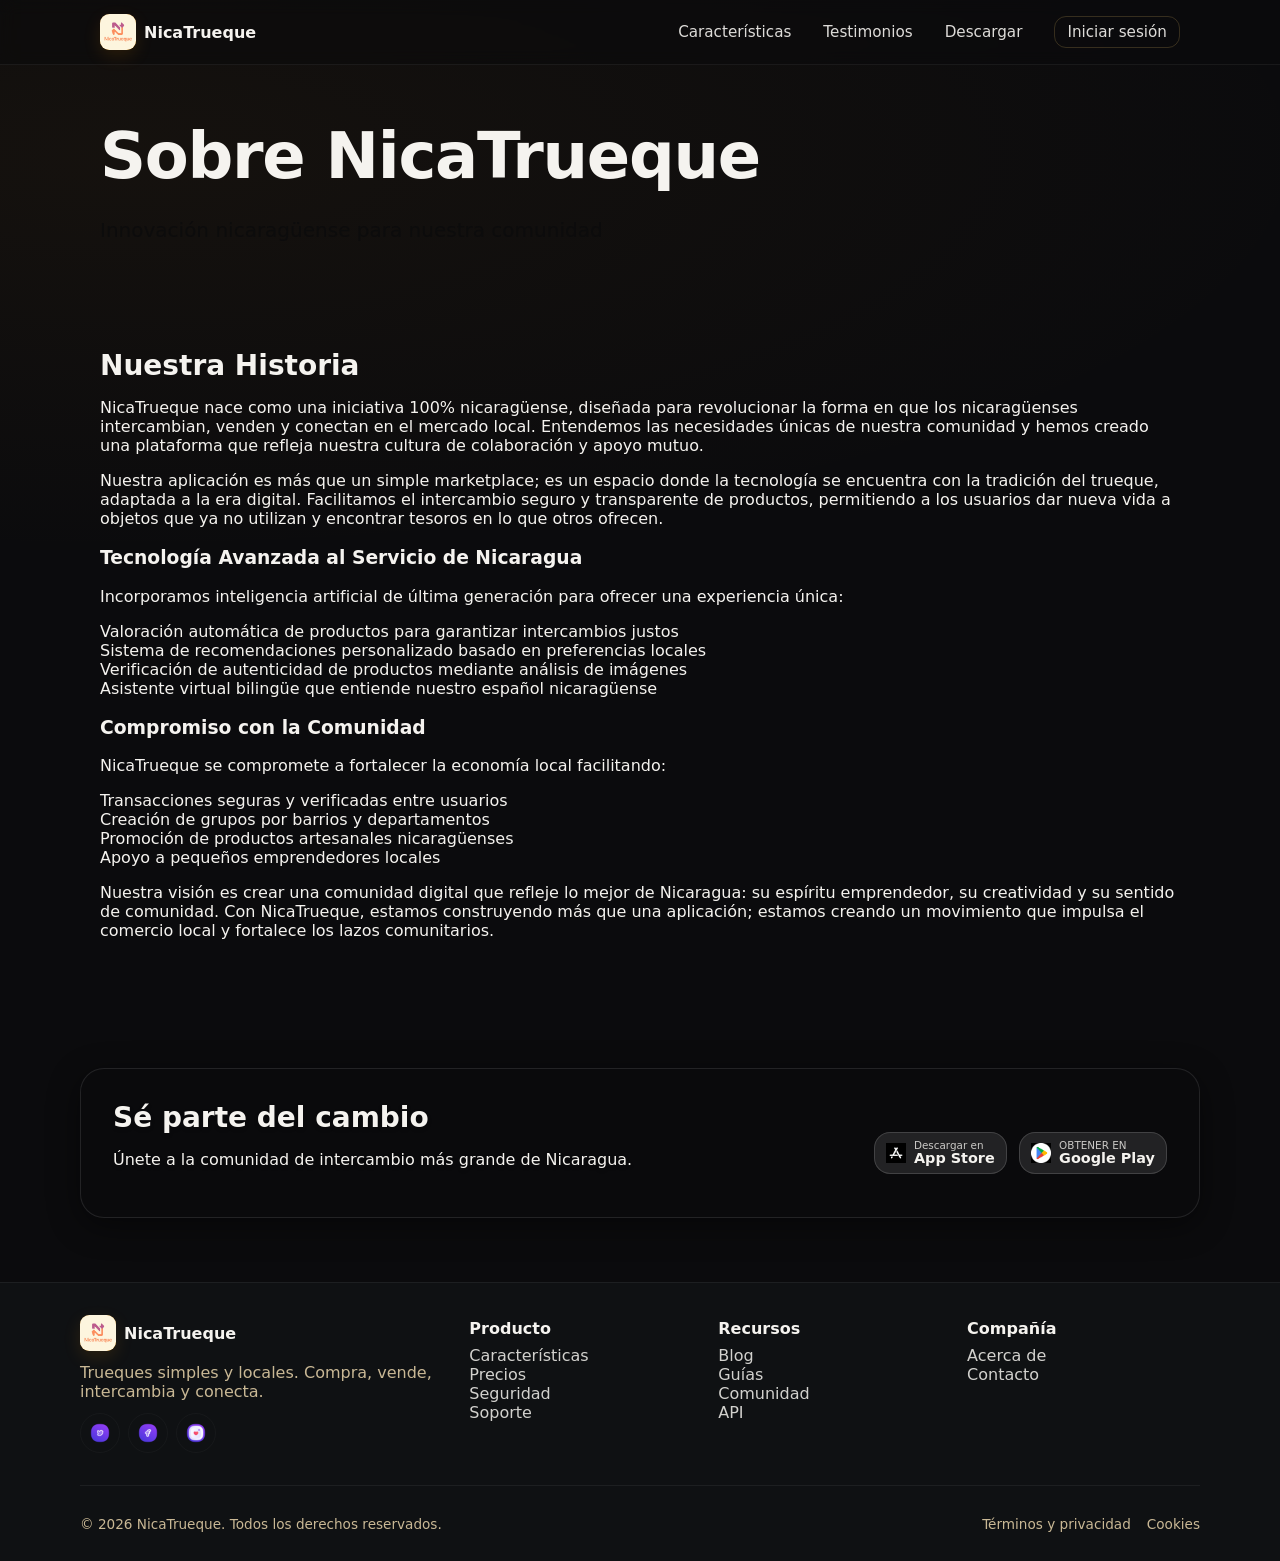
<file: nicatrueque-web/about.html>
<!DOCTYPE html>
<html lang="es">
<head>
  <meta charset="utf-8" />
  <meta name="viewport" content="width=device-width, initial-scale=1" />
  <title>NicaTrueque – Sobre Nosotros</title>
  <link rel="stylesheet" href="styles.css" />
</head>
<body>
  <header class="topbar">
    <div class="container topbar-inner">
      <a href="index.html" class="brand" aria-label="NicaTrueque inicio">
        <span class="brand-logo">
          <img src="assets/logo.jpg" alt="NicaTrueque logo">
        </span>
        <span class="brand-text">NicaTrueque</span>
      </a>

      <nav class="nav-desktop" aria-label="principal">
        <a href="index.html#features">Características</a>
        <a href="index.html#testimonials">Testimonios</a>
        <a href="index.html#download">Descargar</a>
        <a href="https://nicatrueque.online" class="btn-outline">Iniciar sesión</a>
      </nav>

      <button class="menu-btn" aria-label="Abrir menú" id="menuBtn">
        <svg viewBox="0 0 24 24" class="icon-20"><path d="M4 7h16M4 12h16M4 17h16" stroke="currentColor" stroke-width="1.8" stroke-linecap="round"/></svg>
      </button>
    </div>

    <nav class="nav-mobile" id="mobileNav" aria-label="principal móvil">
      <a href="index.html#features">Características</a>
      <a href="index.html#testimonials">Testimonios</a>
      <a href="index.html#download">Descargar</a>
      <a href="https://nicatrueque.online" class="btn-outline">Iniciar sesión</a>
    </nav>
  </header>

  <main>
    <section class="hero">
      <div class="container">
        <h1 class="h1 animate-left">Sobre NicaTrueque</h1>
        <p class="lead animate-right">
          Innovación nicaragüense para nuestra comunidad
        </p>
      </div>
    </section>

    <section class="section">
      <div class="container">
        <div class="about-content animate-up">
          <h2 class="h2">Nuestra Historia</h2>
          <p>NicaTrueque nace como una iniciativa 100% nicaragüense, diseñada para revolucionar la forma en que los nicaragüenses intercambian, venden y conectan en el mercado local. Entendemos las necesidades únicas de nuestra comunidad y hemos creado una plataforma que refleja nuestra cultura de colaboración y apoyo mutuo.</p>
          
          <p>Nuestra aplicación es más que un simple marketplace; es un espacio donde la tecnología se encuentra con la tradición del trueque, adaptada a la era digital. Facilitamos el intercambio seguro y transparente de productos, permitiendo a los usuarios dar nueva vida a objetos que ya no utilizan y encontrar tesoros en lo que otros ofrecen.</p>

          <h3>Tecnología Avanzada al Servicio de Nicaragua</h3>
          <p>Incorporamos inteligencia artificial de última generación para ofrecer una experiencia única:</p>
          <ul class="feature-list">
            <li>Valoración automática de productos para garantizar intercambios justos</li>
            <li>Sistema de recomendaciones personalizado basado en preferencias locales</li>
            <li>Verificación de autenticidad de productos mediante análisis de imágenes</li>
            <li>Asistente virtual bilingüe que entiende nuestro español nicaragüense</li>
          </ul>

          <h3>Compromiso con la Comunidad</h3>
          <p>NicaTrueque se compromete a fortalecer la economía local facilitando:</p>
          <ul class="feature-list">
            <li>Transacciones seguras y verificadas entre usuarios</li>
            <li>Creación de grupos por barrios y departamentos</li>
            <li>Promoción de productos artesanales nicaragüenses</li>
            <li>Apoyo a pequeños emprendedores locales</li>
          </ul>

          <p>Nuestra visión es crear una comunidad digital que refleje lo mejor de Nicaragua: su espíritu emprendedor, su creatividad y su sentido de comunidad. Con NicaTrueque, estamos construyendo más que una aplicación; estamos creando un movimiento que impulsa el comercio local y fortalece los lazos comunitarios.</p>
        </div>
      </div>
    </section>

    <section class="cta">
      <div class="container cta-inner">
        <div class="animate-left">
          <h3 class="h2">Sé parte del cambio</h3>
          <p>Únete a la comunidad de intercambio más grande de Nicaragua.</p>
        </div>
        <div class="btn-row animate-right">
          <a href="#" class="store-badge" aria-label="Descargar en App Store">
            <span class="badge-icon">
              <img src="assets/appstore-icon.png" alt="App Store" class="icon-20">
            </span>
            <span class="badge-text"><small>Descargar en</small><strong>App Store</strong></span>
          </a>
          <a href="#" class="store-badge" aria-label="Obtener en Google Play">
            <span class="badge-icon">
              <img src="assets/icona.png" alt="Google Play" class="icon-20">
            </span>
            <span class="badge-text"><small>OBTENER EN</small><strong>Google Play</strong></span>
          </a>
        </div>
      </div>
    </section>
  </main>

  <footer class="footer">
    <div class="container footer-grid">
      <div class="animate-left">
        <div class="brand-row">
          <span class="brand-logo" aria-hidden="true">
            <img src="assets/logo.jpg" alt="NicaTrueque logo">
          </span>
          <span class="brand-text">NicaTrueque</span>
        </div>
        <p class="muted">Trueques simples y locales. Compra, vende, intercambia y conecta.</p>
        <div class="social-row">
          <a href="https://www.facebook.com/nicatrueque.2025?rdid=Xfap9wgtmi3L8c10&share_url=https%3A%2F%2Fwww.facebook.com%2Fshare%2F1KpmhN8hHo%2F#" target="_blank" rel="noopener noreferrer" aria-label="Twitter" class="social"><img src="assets/Purpler_Icon/twitter.png" alt="Twitter" class="social-icon"></a>
          <a href="https://www.facebook.com/nicatrueque.2025?rdid=Xfap9wgtmi3L8c10&share_url=https%3A%2F%2Fwww.facebook.com%2Fshare%2F1KpmhN8hHo%2F#" target="_blank" rel="noopener noreferrer" aria-label="Facebook" class="social"><img src="assets/Purpler_Icon/facebook.png" alt="Facebook" class="social-icon"></a>
          <a href="https://www.facebook.com/nicatrueque.2025?rdid=Xfap9wgtmi3L8c10&share_url=https%3A%2F%2Fwww.facebook.com%2Fshare%2F1KpmhN8hHo%2F#" target="_blank" rel="noopener noreferrer" aria-label="Instagram" class="social"><img src="assets/Purpler_Icon/instagram.png" alt="Instagram" class="social-icon"></a>
        </div>
      </div>

      <div class="links-grid animate-right">
        <div>
          <h4>Producto</h4>
          <ul>
            <li><a href="about.html">Características</a></li>
            <li><a href="#">Precios</a></li>
            <li><a href="#">Seguridad</a></li>
            <li><a href="mailto:nicatruequ@gmail.com?subject=Soporte%20NicaTrueque" title="Contactar a soporte">Soporte</a></li>
          </ul>
        </div>
        <div>
          <h4>Recursos</h4>
          <ul>
            <li><a href="#">Blog</a></li>
            <li><a href="#">Guías</a></li>
            <li><a href="#">Comunidad</a></li>
            <li><a href="#">API</a></li>
          </ul>
        </div>
        <div>
          <h4>Compañía</h4>
          <ul>
            <li><a href="about.html">Acerca de</a></li>
            <li><a href="mailto:nicatruequ@gmail.com" title="Envíanos un correo">Contacto</a></li>
          </ul>
        </div>
      </div>
    </div>
    <div class="container footer-bottom">
      <p>© <span id="year"></span> NicaTrueque. Todos los derechos reservados.</p>
      <div class="legal">
        <a href="#">Términos y privacidad</a>
        <a href="#">Cookies</a>
      </div>
    </div>
  </footer>

  <script>
    // Animation observer
    const observer = new IntersectionObserver((entries) => {
      entries.forEach(entry => {
        if (entry.isIntersecting) {
          entry.target.classList.add('animate');
        }
      });
    }, {
      threshold: 0.1
    });

    // Observe all animated elements
    document.addEventListener('DOMContentLoaded', () => {
      const animatedElements = document.querySelectorAll('.animate-left, .animate-right, .animate-up');
      animatedElements.forEach(el => observer.observe(el));

      // Update copyright year
      document.getElementById('year').textContent = new Date().getFullYear();
    });
  </script>
</body>
</html>
</file>
<file: styles.css>
/* ====== Reset ====== */
* { box-sizing: border-box; }

html, body {
  margin: 0;
  padding: 0;
  overflow-x: hidden;
  width: 100%;
  max-width: 100%;
}

main {
  overflow-x: hidden;
  max-width: 100%;
}

img, svg { display: block; max-width: 100%; }
a { color: inherit; text-decoration: none; }
ul { list-style: none; padding: 0; margin: 0; }
button { background: none; border: none; cursor: pointer; font: inherit; }

/* ====== Sci-fi palette ====== */
:root {
  --black: #000000;
  --pink: #F72798;
  --orange: #F57D1F;
  --yellow: #EBF400;
  --bg: var(--black);
  --text: #f5f5fa;
  --muted: rgba(245, 245, 250, 0.62);
  --glass: rgba(255, 255, 255, 0.06);
  --glass-strong: rgba(255, 255, 255, 0.1);
  --glass-border: rgba(255, 255, 255, 0.14);
  --glass-blur: 20px;
  --radius: 20px;
  --radius-sm: 14px;
  --glow-pink: rgba(247, 39, 152, 0.5);
  --glow-orange: rgba(245, 125, 31, 0.45);
  --glow-yellow: rgba(235, 244, 0, 0.35);
  --gradient-accent: linear-gradient(135deg, var(--pink) 0%, var(--orange) 55%, var(--yellow) 100%);
}

body {
  font-family: "Segoe UI", ui-sans-serif, system-ui, -apple-system, Roboto, sans-serif;
  color: var(--text);
  background: var(--black);
  min-height: 100vh;
  line-height: 1.5;
}

body::before {
  content: "";
  position: fixed;
  inset: 0;
  z-index: -2;
  background:
    radial-gradient(ellipse 70% 55% at 8% 12%, var(--glow-pink), transparent 55%),
    radial-gradient(ellipse 65% 50% at 92% 18%, var(--glow-orange), transparent 52%),
    radial-gradient(ellipse 55% 45% at 50% 100%, var(--glow-yellow), transparent 50%),
    var(--black);
  pointer-events: none;
}

.container { max-width: 1120px; margin: 0 auto; padding: 0 1.25rem; }

.text-gradient {
  background: var(--gradient-accent);
  -webkit-background-clip: text;
  background-clip: text;
  color: transparent;
}

.section-title {
  text-align: center;
  margin: 0 0 2rem;
}

/* ====== Glass utility ====== */
.glass-panel {
  background: var(--glass);
  backdrop-filter: blur(var(--glass-blur)) saturate(160%);
  -webkit-backdrop-filter: blur(var(--glass-blur)) saturate(160%);
  border: 1px solid var(--glass-border);
  box-shadow:
    0 8px 32px rgba(0, 0, 0, 0.45),
    inset 0 1px 0 rgba(255, 255, 255, 0.1);
}

/* ====== Topbar ====== */
.topbar {
  position: sticky;
  top: 0;
  z-index: 100;
  background: rgba(0, 0, 0, 0.55);
  backdrop-filter: blur(16px) saturate(180%);
  -webkit-backdrop-filter: blur(16px) saturate(180%);
  border-bottom: 1px solid var(--glass-border);
  box-shadow: 0 4px 24px rgba(247, 39, 152, 0.12);
}

.topbar-inner {
  display: flex;
  align-items: center;
  justify-content: space-between;
  height: 64px;
}

.brand { display: flex; align-items: center; gap: 0.5rem; }
.brand-text { font-weight: 700; letter-spacing: 0.02em; }

.brand-logo {
  display: grid;
  place-items: center;
  width: 36px;
  height: 36px;
  border-radius: 12px;
  background: var(--glass);
  border: 1px solid var(--glass-border);
  box-shadow: 0 0 20px var(--glow-pink);
  overflow: hidden;
}

.brand-logo img {
  width: 100%;
  height: 100%;
  object-fit: cover;
  border-radius: inherit;
}

.nav-desktop { display: none; gap: 1.75rem; align-items: center; }
.nav-desktop a {
  font-size: 0.95rem;
  color: var(--muted);
  transition: color 0.2s ease, text-shadow 0.2s ease;
}
.nav-desktop a:hover {
  color: var(--yellow);
  text-shadow: 0 0 12px var(--glow-yellow);
}

.btn-outline {
  border: 1px solid rgba(247, 39, 152, 0.5);
  color: var(--pink);
  padding: 0.4rem 0.85rem;
  border-radius: 999px;
  background: rgba(247, 39, 152, 0.08);
  transition: background 0.2s ease, box-shadow 0.2s ease, border-color 0.2s ease;
}
.btn-outline:hover {
  background: rgba(247, 39, 152, 0.18);
  border-color: var(--pink);
  box-shadow: 0 0 20px var(--glow-pink);
}

.menu-btn {
  display: inline-flex;
  border: 1px solid var(--glass-border);
  padding: 0.4rem 0.6rem;
  border-radius: var(--radius-sm);
  color: var(--text);
  background: var(--glass);
}

.icon-20 { width: 20px; height: 20px; }
.icon-24 { width: 24px; height: 24px; }

.nav-mobile {
  display: none;
  flex-direction: column;
  gap: 0.35rem;
  padding: 0.5rem 1rem 1rem;
  border-bottom: 1px solid var(--glass-border);
  background: rgba(0, 0, 0, 0.6);
  backdrop-filter: blur(12px);
}
.nav-mobile a {
  padding: 0.55rem 0.75rem;
  border-radius: var(--radius-sm);
  color: var(--muted);
}
.nav-mobile a:hover {
  background: rgba(247, 39, 152, 0.12);
  color: var(--yellow);
}

/* ====== Hero ====== */
.hero {
  position: relative;
  overflow: hidden;
  padding: 4rem 0 3.5rem;
  width: 100%;
}

.hero .scifi-bg {
  position: absolute;
  inset: 0;
  z-index: 1;
  overflow: hidden;
  background:
    radial-gradient(ellipse 90% 70% at 20% 30%, rgba(247, 39, 152, 0.35), transparent 55%),
    radial-gradient(ellipse 80% 60% at 80% 60%, rgba(245, 125, 31, 0.28), transparent 50%),
    linear-gradient(160deg, rgba(0, 0, 0, 0.2) 0%, rgba(247, 39, 152, 0.08) 40%, rgba(0, 0, 0, 0.85) 100%);
}

.hero .scifi-grid {
  position: absolute;
  inset: 0;
  z-index: 2;
  opacity: 0.2;
  background-image:
    linear-gradient(rgba(235, 244, 0, 0.15) 1px, transparent 1px),
    linear-gradient(90deg, rgba(247, 39, 152, 0.12) 1px, transparent 1px);
  background-size: 48px 48px;
  mask-image: linear-gradient(180deg, black 20%, transparent 95%);
  pointer-events: none;
}

.hero .container { position: relative; z-index: 5; }

.hero-grid {
  display: grid;
  gap: 2.5rem;
  align-items: center;
}

.hero .lead { color: var(--muted); }

.h1 {
  font-size: clamp(2.5rem, 5vw, 4rem);
  margin: 0;
  line-height: 1.08;
  font-weight: 800;
  letter-spacing: -0.03em;
}

.h1 span { display: inline-block; }

.h2 {
  font-size: clamp(1.35rem, 2.5vw, 1.85rem);
  margin: 0 0 0.25rem;
  font-weight: 700;
}

.lead {
  color: var(--muted);
  margin: 1.25rem 0 0;
  max-width: 52ch;
  font-size: 1.15rem;
}

/* ====== Buttons ====== */
.btn-row {
  display: flex;
  flex-wrap: wrap;
  gap: 0.75rem;
  margin-top: 1.25rem;
}

.hero-actions {
  flex-direction: column;
  align-items: stretch;
  width: 100%;
  max-width: 320px;
}

.hero-actions .btn-gold,
.store-badge {
  display: inline-flex;
  align-items: center;
  gap: 0.5rem;
  border-radius: var(--radius-sm);
  padding: 0.55rem 1rem;
  transition: transform 0.2s ease, box-shadow 0.2s ease, border-color 0.2s ease;
}

.hero-actions .btn-gold {
  justify-content: flex-start;
  width: 100%;
  min-height: 52px;
  background: rgba(0, 0, 0, 0.45);
  backdrop-filter: blur(12px);
  border: 1px solid var(--glass-border);
  color: var(--text);
  font-weight: 600;
  position: relative;
  overflow: hidden;
}

.hero-actions .btn-gold::before {
  content: "";
  position: absolute;
  inset: 0;
  border-radius: inherit;
  padding: 1px;
  background: var(--gradient-accent);
  -webkit-mask: linear-gradient(#fff 0 0) content-box, linear-gradient(#fff 0 0);
  mask: linear-gradient(#fff 0 0) content-box, linear-gradient(#fff 0 0);
  -webkit-mask-composite: xor;
  mask-composite: exclude;
  pointer-events: none;
}

.hero-actions .btn-gold:hover {
  transform: translateY(-2px);
  box-shadow: 0 8px 28px var(--glow-pink), 0 0 40px var(--glow-orange);
  border-color: rgba(247, 39, 152, 0.4);
}

.hero-actions .btn-gold .badge-text { flex: 1; text-align: left; }
.hero-actions .btn-gold strong { font-size: 0.9rem; color: var(--text); }
.hero-actions .btn-gold small { color: var(--muted); font-size: 0.65rem; }
.store-icon-round { border-radius: 6px; object-fit: cover; }

.store-badge .badge-text {
  display: flex;
  flex-direction: column;
  line-height: 1.05;
}
.store-badge small { opacity: 0.85; font-size: 0.65rem; color: var(--muted); }
.store-badge strong { font-size: 0.9rem; }

/* ====== Sections & cards ====== */
.section { padding: 3.5rem 0; position: relative; }

.card,
.testimonial-card {
  border-radius: var(--radius);
  padding: 1.5rem;
}

.card,
.testimonial-card {
  background: var(--glass);
  backdrop-filter: blur(var(--glass-blur)) saturate(160%);
  -webkit-backdrop-filter: blur(var(--glass-blur)) saturate(160%);
  border: 1px solid var(--glass-border);
  box-shadow: 0 8px 32px rgba(0, 0, 0, 0.4), inset 0 1px 0 rgba(255, 255, 255, 0.08);
}

.card h3 {
  margin: 0 0 0.5rem;
  color: var(--yellow);
  font-size: 1.15rem;
}

.card p { color: var(--muted); margin: 0; font-size: 0.95rem; }

.card-icon {
  display: inline-flex;
  align-items: center;
  justify-content: center;
  background: rgba(247, 39, 152, 0.12);
  border: 1px solid rgba(247, 39, 152, 0.35);
  border-radius: 14px;
  padding: 0.6rem;
  margin-bottom: 0.75rem;
  box-shadow: 0 0 24px var(--glow-pink);
}

.card-icon img {
  width: 28px;
  height: 28px;
  border-radius: 6px;
  object-fit: cover;
}

/* ====== Carousels ====== */
.carousel-shell {
  position: relative;
  max-width: 640px;
  margin: 0 auto;
  padding: 0 2.75rem;
}

.features-carousel { max-width: 520px; }
.features-carousel .carousel-slide { padding: 0.25rem 0.15rem; }

.carousel-viewport {
  display: flex;
  overflow-x: auto;
  scroll-snap-type: x mandatory;
  scroll-behavior: smooth;
  -webkit-overflow-scrolling: touch;
  scrollbar-width: none;
  cursor: grab;
  touch-action: pan-x;
  user-select: none;
}
.carousel-viewport::-webkit-scrollbar { display: none; }

.carousel-slide {
  flex: 0 0 100%;
  scroll-snap-align: center;
  scroll-snap-stop: always;
  padding: 0.25rem 0;
}

.carousel-btn {
  position: absolute;
  top: 50%;
  transform: translateY(-50%);
  z-index: 2;
  display: grid;
  place-items: center;
  width: 42px;
  height: 42px;
  border-radius: 999px;
  border: 1px solid var(--glass-border);
  background: rgba(0, 0, 0, 0.55);
  backdrop-filter: blur(10px);
  color: var(--yellow);
  transition: background 0.2s ease, box-shadow 0.2s ease, border-color 0.2s ease;
}
.carousel-btn:hover:not(:disabled) {
  background: rgba(247, 39, 152, 0.25);
  border-color: var(--pink);
  box-shadow: 0 0 20px var(--glow-pink);
}
.carousel-btn:disabled { opacity: 0.35; cursor: not-allowed; }
.carousel-btn--prev { left: 0; }
.carousel-btn--next { right: 0; }

.carousel-dots {
  display: flex;
  justify-content: center;
  gap: 0.5rem;
  margin-top: 1.25rem;
}

.carousel-dot {
  width: 10px;
  height: 10px;
  border-radius: 999px;
  border: none;
  padding: 0;
  background: rgba(255, 255, 255, 0.2);
  cursor: pointer;
  transition: transform 0.2s ease, background 0.2s ease, box-shadow 0.2s ease;
}
.carousel-dot.is-active {
  background: var(--pink);
  transform: scale(1.2);
  box-shadow: 0 0 12px var(--glow-pink);
}

/* ====== Testimonials ====== */
.testimonial-content {
  display: flex;
  flex-direction: column;
  gap: 1rem;
}

.star-icon {
  width: 56px;
  height: 56px;
  min-width: 56px;
  min-height: 56px;
  border-radius: 50%;
  object-fit: cover;
  border: 2px solid rgba(247, 39, 152, 0.6);
  box-shadow: 0 0 20px var(--glow-pink), 0 0 0 3px rgba(0, 0, 0, 0.4);
  background: rgba(247, 39, 152, 0.15);
}

.testimonial-text {
  color: var(--text);
  font-size: 1.05rem;
  line-height: 1.65;
  font-style: italic;
}

.testimonial-author strong { color: var(--orange); }
.testimonial-author span { color: var(--muted); font-size: 0.9rem; }

/* ====== Hero promo ====== */
.hero-promo {
  padding: 2rem 0 3rem;
}

.hero-promo .container {
  padding: 1rem;
  border-radius: var(--radius);
  background: var(--glass);
  backdrop-filter: blur(var(--glass-blur));
  border: 1px solid var(--glass-border);
  box-shadow: 0 0 48px var(--glow-orange), 0 8px 40px rgba(0, 0, 0, 0.5);
}

.hero-promo-img {
  display: block;
  width: 100%;
  max-width: 720px;
  margin: 0 auto;
  height: auto;
  border-radius: var(--radius-sm);
}

/* ====== Nica pride ====== */
.nica-pride {
  position: relative;
  padding: 3.5rem 0 4rem;
  overflow: hidden;
}

.nica-pride-bg {
  position: absolute;
  inset: 0;
  z-index: 0;
  pointer-events: none;
  background:
    radial-gradient(ellipse 80% 60% at 15% 40%, rgba(247, 39, 152, 0.32), transparent 55%),
    radial-gradient(ellipse 70% 55% at 85% 55%, rgba(245, 125, 31, 0.25), transparent 50%),
    radial-gradient(ellipse 50% 40% at 50% 100%, rgba(235, 244, 0, 0.12), transparent 60%);
}

.nica-pride-inner {
  position: relative;
  z-index: 1;
  display: flex;
  flex-direction: column;
  align-items: center;
  gap: 2rem;
  text-align: center;
}

.nica-pride-copy {
  max-width: 36rem;
}

.nica-pride-eyebrow {
  margin: 0 0 0.75rem;
  font-size: 0.85rem;
  font-weight: 600;
  letter-spacing: 0.12em;
  text-transform: uppercase;
  color: var(--orange);
}

.nica-pride-title {
  margin: 0;
  line-height: 1.2;
}

.nica-map-panel {
  width: 100%;
  max-width: 336px;
  padding: 1.5rem 1.25rem;
  border-radius: var(--radius);
  box-shadow:
    0 0 48px var(--glow-pink),
    0 0 32px var(--glow-orange),
    0 8px 40px rgba(0, 0, 0, 0.5);
}

.nica-map {
  display: block;
  width: 100%;
  max-width: 240px;
  height: auto;
  margin: 0 auto;
  filter: drop-shadow(0 0 18px var(--glow-yellow));
}

@media (min-width: 768px) {
  .nica-pride-inner {
    flex-direction: row;
    justify-content: center;
    align-items: center;
    gap: 3rem;
    text-align: left;
  }

  .nica-pride-copy {
    flex: 1 1 0;
    max-width: 28rem;
  }

  .nica-map-panel {
    flex: 0 0 auto;
    max-width: 360px;
  }
}

/* ====== CTA ====== */
.cta { padding: 3.5rem 0; }

.cta-inner {
  display: flex;
  align-items: center;
  justify-content: space-between;
  gap: 2rem;
  padding: 2rem;
  border-radius: var(--radius);
  background: var(--glass);
  backdrop-filter: blur(var(--glass-blur)) saturate(160%);
  -webkit-backdrop-filter: blur(var(--glass-blur)) saturate(160%);
  border: 1px solid var(--glass-border);
  box-shadow:
    0 0 40px var(--glow-pink),
    0 8px 40px rgba(0, 0, 0, 0.45),
    inset 0 1px 0 rgba(255, 255, 255, 0.1);
  position: relative;
  overflow: hidden;
}

.cta-inner::before {
  content: "";
  position: absolute;
  top: 0;
  left: 0;
  right: 0;
  height: 3px;
  background: var(--gradient-accent);
}

.cta-inner h3,
.cta-inner p { color: var(--text); margin: 0; }
.cta-inner p { color: var(--muted); margin-top: 0.5rem; }
.cta-inner .btn-row { margin-top: 0; }

.cta-inner .store-badge {
  padding: 0.85rem 1.35rem;
  min-height: 52px;
  background: rgba(0, 0, 0, 0.65);
  border: 1px solid rgba(235, 244, 0, 0.35);
  color: var(--text);
  box-shadow: 0 0 24px var(--glow-yellow);
}
.cta-inner .store-badge:hover {
  transform: translateY(-2px);
  border-color: var(--yellow);
  box-shadow: 0 0 32px var(--glow-yellow), 0 0 48px var(--glow-orange);
}
.cta-inner .store-badge small,
.cta-inner .store-badge strong { color: var(--text); }
.cta-inner .store-badge small { font-size: 0.7rem; }
.cta-inner .store-badge strong { font-size: 1rem; }
.cta-inner .store-badge img { width: 36px; height: 36px; }

/* ====== About page ====== */
.about-content {
  max-width: 720px;
  margin: 0 auto;
  padding: 2rem;
  border-radius: var(--radius);
  background: var(--glass);
  backdrop-filter: blur(var(--glass-blur));
  border: 1px solid var(--glass-border);
  box-shadow: 0 8px 40px rgba(0, 0, 0, 0.45);
}

.about-content h2,
.about-content h3 {
  color: var(--yellow);
  margin: 1.5rem 0 0.75rem;
}

.about-content h2:first-child { margin-top: 0; }

.about-content p { color: var(--muted); margin: 0 0 1rem; }

.feature-list {
  margin: 0 0 1rem;
  padding-left: 1.25rem;
  list-style: disc;
}

.feature-list li {
  color: var(--muted);
  margin-bottom: 0.5rem;
  padding-left: 0.25rem;
}

.feature-list li::marker { color: var(--pink); }

/* ====== Footer ====== */
.footer {
  border-top: 1px solid var(--glass-border);
  background: rgba(0, 0, 0, 0.7);
  backdrop-filter: blur(16px);
  margin-top: 1rem;
}

.footer-grid {
  display: flex;
  justify-content: center;
  padding: 2rem 0;
}

.links-grid {
  display: grid;
  grid-template-columns: repeat(2, minmax(0, 1fr));
  gap: 1.75rem 2rem;
  width: 100%;
  max-width: 32rem;
  margin: 0 auto;
  text-align: center;
  justify-items: center;
}

.links-grid > div {
  display: flex;
  flex-direction: column;
  align-items: center;
  min-width: 0;
}

.links-grid h4 {
  margin: 0 0 0.65rem;
  color: var(--orange);
  font-size: 0.95rem;
  text-transform: uppercase;
  letter-spacing: 0.06em;
}

.links-grid a {
  color: var(--muted);
  font-size: 0.9rem;
  display: inline-block;
  padding: 0.2rem 0;
  transition: color 0.2s ease;
}
.links-grid a:hover { color: var(--yellow); }

.footer-bottom {
  border-top: 1px solid var(--glass-border);
  display: flex;
  flex-direction: column;
  flex-wrap: wrap;
  justify-content: center;
  align-items: center;
  text-align: center;
  gap: 0.75rem;
  padding: 1rem 0 1.25rem;
  color: var(--muted);
  font-size: 0.85rem;
}

.footer-bottom p { margin: 0; }

.footer-bottom .legal {
  display: flex;
  flex-wrap: wrap;
  justify-content: center;
  gap: 0.75rem 1rem;
}
.footer-bottom a:hover { color: var(--pink); }

/* ====== Scroll animations ====== */
.animate-left,
.animate-right,
.animate-up {
  opacity: 0;
  transform: translateY(32px);
}

.animate-left.animate,
.animate-right.animate,
.animate-up.animate {
  opacity: 1;
  transform: translate(0);
  transition: opacity 0.7s ease, transform 0.7s ease;
}

/* ====== Performance: reduce motion ====== */
@media (max-width: 768px) {
  .hero .scifi-grid { opacity: 0.12; }
}

@media (prefers-reduced-motion: reduce) {
  .hero .scifi-bg,
  .hero .scifi-grid { animation: none !important; }

  .animate-left,
  .animate-right,
  .animate-up,
  .animate-left.animate,
  .animate-right.animate,
  .animate-up.animate {
    opacity: 1;
    transform: none;
    transition: none !important;
  }
}

/* ====== Responsive ====== */
@media (min-width: 640px) {
  .links-grid {
    grid-template-columns: repeat(3, minmax(0, 1fr));
    max-width: 42rem;
    gap: 2rem 2.5rem;
  }

  .footer-bottom {
    flex-direction: row;
    justify-content: space-between;
    text-align: left;
  }

  .footer-bottom .legal { justify-content: flex-end; }
}

@media (min-width: 768px) {
  .nav-desktop { display: flex; }
  .menu-btn { display: none; }
}

@media (min-width: 1024px) {
  .hero-grid { grid-template-columns: 1fr 1fr; }
}

@media (max-width: 639px) {
  .links-grid {
    grid-template-columns: 1fr;
    max-width: 18rem;
    gap: 1.5rem;
  }

  .cta-inner {
    flex-direction: column;
    align-items: flex-start;
    padding: 1.5rem;
  }
}

.visually-hidden {
  position: absolute !important;
  height: 1px;
  width: 1px;
  overflow: hidden;
  clip: rect(1px, 1px, 1px, 1px);
  white-space: nowrap;
}
</file>
<file: nicatrueque-web/styles.css>
/* ====== Reset básico ====== */
* { box-sizing: border-box; }
html, body { margin: 0; padding: 0; }
img, svg { display: block; max-width: 100%; }
a { color: inherit; text-decoration: none; }
ul { list-style: none; padding: 0; margin: 0; }
button { background: none; border: none; cursor: pointer; }

:root{
  /* Futuristic palette based on user colors */
  --bg: #0b0b0d; /* dark app background */
  --card: #0f1113; /* slightly lighter panel */
  --text: #f5f3ef; /* light text */
  --muted: #c9b895; /* muted light gold */
  --border: rgba(255,255,255,0.06);
  --accent-dark: #7B542F; /* user: dark brown */
  --accent-2: #B6771D;   /* user: brown/gold */
  --accent-3: #FF9D00;   /* user: orange */
  --accent-4: #FFCF71;   /* user: light gold */
  --accent-glow: rgba(255,157,0,0.12);
}

body { font-family: ui-sans-serif, system-ui, -apple-system, Segoe UI, Roboto, Ubuntu, Cantarell, Noto Sans, Arial, "Apple Color Emoji", "Segoe UI Emoji"; color: var(--text); background: radial-gradient(1200px 400px at 10% 10%, rgba(183,119,29,0.06), transparent), var(--bg); }

.container { max-width: 1120px; margin: 0 auto; padding: 0 1.25rem; }

/* ====== Topbar ====== */
.topbar { position: sticky; top: 0; backdrop-filter: saturate(1.4) blur(8px); background: rgba(11,11,13,0.6); border-bottom: 1px solid var(--border); z-index: 10; }
.topbar-inner { display:flex; align-items:center; justify-content:space-between; height:64px; }
.brand { display:flex; align-items:center; gap:.5rem; }
.brand-logo { display:grid; place-items:center; width:36px; height:36px; border-radius:.6rem; background: linear-gradient(135deg, var(--accent-2), var(--accent-3)); color:#0b0b0d; box-shadow: 0 6px 18px var(--accent-glow); }
.brand-text { font-weight: 700; }

/* Ensure logo image fills the logo container */
.brand-logo img { width: 100%; height: 100%; object-fit: cover; border-radius: inherit; display: block; }

.nav-desktop { display:none; gap:2rem; align-items:center; }
.nav-desktop a { font-size:.95rem; color: rgba(245,243,239,0.9); }
.nav-desktop a:hover { color: var(--accent-4); }
.btn-outline { border:1px solid rgba(255,207,113,0.18); color: var(--accent-3); padding:.4rem .75rem; border-radius:.75rem; }
.btn-outline:hover { background: rgba(255,207,113,0.04); }

.menu-btn { display:inline-flex; border:1px solid var(--border); padding:.4rem .6rem; border-radius:.75rem; }
.icon-20 { width:20px; height:20px; }
.icon-24 { width:24px; height:24px; }

.nav-mobile { display:none; flex-direction:column; gap:.5rem; padding: .5rem 1rem 1rem; border-bottom:1px solid var(--border); }
.nav-mobile a { padding:.5rem .75rem; border-radius:.5rem; color: rgba(245,243,239,0.9); }
.nav-mobile a:hover { background: rgba(255,207,113,0.03); color: var(--accent-4); }

/* ====== Hero ====== */
.hero { position: relative; overflow: hidden; padding: 3.5rem 0; color: var(--text); background: none; }
.hero .lead { color: rgba(11,11,13,0.8); }

/* Make the two store buttons in the hero section black */
.hero .store-badge { background: #000 !important; color: #fff !important; border-color: rgba(255,255,255,0.06); box-shadow: 0 6px 18px rgba(0,0,0,0.35); }
.hero .store-badge .badge-text { color: #fff; }
.hero .store-badge img { filter: none; }
.h1 { 
  font-size: clamp(2.5rem, 5vw, 4rem); 
  margin: 0;
  line-height: 1.1;
  font-weight: 800;
  letter-spacing: -0.02em;
}

.h1 span {
  display: inline-block;
}

.h2 { 
  font-size: clamp(1.25rem, 2.5vw, 1.75rem); 
  margin: 0 0 .25rem;
}

.lead { 
  color: var(--muted); 
  margin: 1.5rem 0 0; 
  max-width: 55ch;
  font-size: 1.25rem;
  line-height: 1.5;
}

.hero-grid { display:grid; gap:2.5rem; align-items:center; }
@media (min-width: 1024px){
  .hero-grid { grid-template-columns: 1fr 1fr; }
}

.btn-row { display:flex; flex-wrap:wrap; gap:.75rem; margin-top:1.25rem; }
.btn-primary { background: linear-gradient(90deg, var(--accent-2), var(--accent-3)); color:#0b0b0d; font-weight:700; padding:.75rem 1.1rem; border-radius:1rem; box-shadow: 0 8px 30px var(--accent-glow); border: 1px solid rgba(255,255,255,0.04); letter-spacing: .2px; }
.btn-primary:hover { background: linear-gradient(90deg, var(--accent-dark), var(--accent-2)); transform: translateY(-1px); }

.store-badge { display:inline-flex; align-items:center; gap:.5rem; background: linear-gradient(180deg, rgba(255,255,255,0.02), rgba(255,255,255,0.01)); color: var(--text); border:1px solid var(--border); border-radius:1rem; padding:.45rem .7rem; backdrop-filter: blur(6px); }
.store-badge .badge-text { display:flex; flex-direction:column; line-height:1.05; }
.store-badge small { opacity:.8; font-size:.65rem; }
.store-badge strong { font-size:.9rem; }

.phone-wrap { display:flex; justify-content:center; }
.phone { position:relative; width:280px; height:540px; background: linear-gradient(180deg, rgba(255,157,0,0.04), rgba(123,84,47,0.02)); border:1px solid rgba(255,255,255,0.04); border-radius:40px; padding:10px; box-shadow: 0 18px 50px rgba(0,0,0,.5); }
.notch { width:128px; height:24px; background: linear-gradient(90deg, rgba(0,0,0,0.6), rgba(0,0,0,0.4)); border-bottom-left-radius:16px; border-bottom-right-radius:16px; margin:4px auto 0; }
.screen { position:relative; height:460px; margin:8px auto 0; border-radius:32px; overflow:hidden; background: linear-gradient(135deg, rgba(11,11,13,0.6), rgba(7,7,10,0.9)); display:flex; align-items:center; justify-content:center; }
.logo-gif { max-height:220px; border-radius:12px; }
.media-chip { position:absolute; bottom:10px; left:50%; transform:translateX(-50%); background: rgba(255,255,255,0.04); color: var(--muted); font-size:.65rem; padding:.15rem .35rem; border-radius:999px; backdrop-filter: blur(4px); }

.side-btn { position:absolute; width:2px; background:#9ca3af; right:-1px; border-radius:2px; }
.side-btn.left { left:-1px; right:auto; top:96px; height:64px; }
.side-btn.right.short { top:80px; height:32px; }
.side-btn.right.long { top:128px; height:56px; }

.svg-card { width:200px; height:200px; background: linear-gradient(135deg, rgba(255,207,113,0.06), rgba(255,157,0,0.03)); border-radius:16px; padding:16px; box-shadow: 0 8px 28px rgba(183,119,29,0.06); }

/* Restore original phone frame color for the first section (hero) */
.hero .phone { background: #111827 !important; border: 1px solid #d1d5db !important; box-shadow: 0 15px 40px rgba(0,0,0,.15) !important; padding: 8px !important; width: 270px !important; height: 520px !important; }

/* ====== Secciones ====== */
.section { padding: 3rem 0; }
.grid-3 { display:grid; gap:1rem; }
@media (min-width: 768px){ .grid-3 { grid-template-columns: repeat(3, 1fr); } }
.card { background: var(--card); border:1px solid rgba(255,255,255,0.03); border-radius:24px; padding:1rem; box-shadow: 0 6px 18px rgba(0,0,0,.45); }
.card-icon { display:inline-flex; align-items:center; justify-content:center; background: linear-gradient(135deg, var(--accent-4), rgba(255,157,0,0.06)); color: var(--accent-dark); border:1px solid rgba(255,207,113,0.06); border-radius:16px; padding:.6rem; margin-bottom:.6rem; }
/* ensure Purpler icons fit nicely */
.card-icon img { width: 28px; height: 28px; display: block; }

/* ====== Testimonials ====== */
.testimonials-grid {
  display: grid;
  gap: 2rem;
  grid-template-columns: repeat(auto-fit, minmax(300px, 1fr));
}

.testimonial-card {
  background: var(--card);
  border: 1px solid var(--border);
  border-radius: 24px;
  padding: 1.5rem;
  box-shadow: 0 8px 28px rgba(0,0,0,.25);
  transition: transform 0.3s ease;
}

.testimonial-card:hover {
  transform: translateY(-5px);
}

.testimonial-content {
  display: flex;
  flex-direction: column;
  gap: 1rem;
}

.star-icon {
  width: 24px;
  height: 24px;
  filter: brightness(1.2);
}

.testimonial-text {
  color: var(--text);
  font-size: 1.1rem;
  line-height: 1.6;
  font-style: italic;
}

.testimonial-author {
  display: flex;
  flex-direction: column;
  gap: 0.25rem;
  margin-top: 1rem;
}

.testimonial-author strong {
  color: var(--accent-4);
}

.testimonial-author span {
  color: var(--muted);
  font-size: 0.9rem;
}

/* ====== CTA ====== */
.cta {
  background: linear-gradient(rgba(0, 0, 0, 0.7), rgba(0, 0, 0, 0.7)), url('assets/background-app-phone.png');
  background-size: cover;
  background-position: center;
  background-attachment: fixed;
  padding: 4rem 0;
}

.cta-inner { 
  display: flex; 
  align-items: center; 
  justify-content: space-between; 
  gap: 2rem;
  background: rgba(11, 11, 13, 0.85);
  backdrop-filter: blur(10px);
  border: 1px solid rgba(255, 255, 255, 0.1);
  border-radius: 24px;
  padding: 2rem;
  box-shadow: 0 8px 32px rgba(0, 0, 0, 0.45);
}

.cta-inner h3,
.cta-inner p {
  color: var(--text);
  text-shadow: 0 2px 4px rgba(0, 0, 0, 0.2);
}

.cta-inner .store-badge {
  background: rgba(255, 255, 255, 0.1);
  backdrop-filter: blur(5px);
  border: 1px solid rgba(255, 255, 255, 0.15);
  transition: all 0.3s ease;
}

.cta-inner .store-badge:hover {
  background: rgba(255, 255, 255, 0.15);
  transform: translateY(-2px);
}

@media (max-width: 640px){ 
  .cta-inner { 
    flex-direction: column; 
    align-items: flex-start;
    padding: 1.5rem;
  } 
}

/* ====== Footer ====== */
.footer { border-top:1px solid var(--border); background: var(--card); }
.footer-grid { display:grid; gap:1.5rem; padding:2rem 0; }
@media (min-width: 768px){ .footer-grid { grid-template-columns: 1fr 2fr; } }
.brand-row { display:flex; align-items:center; gap:.5rem; }
.muted { color: var(--muted); margin:.75rem 0 0; max-width: 45ch; }
.social-row { display:flex; gap:.5rem; margin-top:.75rem; }
.social { display:grid; place-items:center; width:40px; height:40px; border:1px solid rgba(255,255,255,0.03); border-radius:999px; color: var(--muted); }
.social:hover { background: rgba(255,207,113,0.04); color: var(--accent-2); }
.social-icon { width:20px; height:20px; display:block; }

.links-grid { display:grid; grid-template-columns: repeat(2, 1fr); gap:1rem; }
@media (min-width: 640px){ .links-grid { grid-template-columns: repeat(3, 1fr); } }
.links-grid h4 { margin:.25rem 0 .5rem; }
.links-grid a { color: rgba(245,243,239,0.85); }
.links-grid a:hover { color: var(--accent-4); }

.footer-bottom { border-top:1px solid var(--border); display:flex; justify-content:space-between; align-items:center; padding:1rem 0; color: var(--muted); font-size:.85rem; }
.footer-bottom .legal { display:flex; gap:1rem; }

/* ====== Animations ====== */
@keyframes slideInLeft {
  from {
    opacity: 0;
    transform: translateX(-100px);
  }
  to {
    opacity: 1;
    transform: translateX(0);
  }
}

@keyframes slideInRight {
  from {
    opacity: 0;
    transform: translateX(100px);
  }
  to {
    opacity: 1;
    transform: translateX(0);
  }
}

@keyframes slideInUp {
  from {
    opacity: 0;
    transform: translateY(50px);
  }
  to {
    opacity: 1;
    transform: translateY(0);
  }
}

.animate-left {
  opacity: 0;
  transform: translateX(-100px);
}

.animate-right {
  opacity: 0;
  transform: translateX(100px);
}

.animate-up {
  opacity: 0;
  transform: translateY(50px);
}

.animate-left.animate,
.animate-right.animate,
.animate-up.animate {
  opacity: 1;
  transform: translate(0);
  transition: all 0.8s ease-out;
}

/* ====== Dark-gold animated background scoped to .hero ====== */
.hero .gold-bg {
  position: absolute;
  inset: 0;
  z-index: 1;
  /* Layered dark-gold gradient */
  background:
    radial-gradient(1200px 800px at 15% 20%, rgba(255,220,130,.12), transparent 60%),
    radial-gradient(1200px 900px at 85% 80%, rgba(255,200,90,.10), transparent 60%),
    linear-gradient(130deg,
      #0b0a08 0%,
      #15110c 15%,
      #7a5a14 32%,
      #a37b13 50%,
      #c4a24a 64%,
      #1a140d 78%,
      #0b0a08 100%);
  background-size: 180% 180%;
  animation: gradientShiftHero 28s ease-in-out infinite alternate;
}

.hero .gold-bg::before {
  content: "";
  position: absolute; inset: 0;
  pointer-events: none;
  background-image: repeating-radial-gradient(circle at 20% 30%, rgba(255,255,255,0.06) 0 1px, rgba(0,0,0,0) 1px 2px);
  mix-blend-mode: overlay;
  filter: contrast(140%) brightness(110%);
  opacity: .65;
  animation: grainMoveHero 3.5s steps(6) infinite;
}

.hero .gold-bg::after {
  content: "";
  position: absolute; inset: -20% -40%;
  background: linear-gradient(100deg, rgba(255,255,255,0) 35%, rgba(255,245,200,.16) 50%, rgba(255,255,255,0) 65%);
  transform: translateX(-60%) rotate(8deg);
  animation: shimmerHero 10s linear infinite;
  mix-blend-mode: screen;
  pointer-events: none;
}

.hero .sparkles {
  position: absolute; inset: 0; pointer-events: none; z-index: 2;
  opacity: 0.35;
  background:
    radial-gradient(3px 3px at 12% 24%, #ffe8a6 0 60%, transparent 60%),
    radial-gradient(2px 2px at 28% 72%, #ffd36b 0 60%, transparent 60%),
    radial-gradient(2px 2px at 52% 18%, #ffe1a0 0 60%, transparent 60%),
    radial-gradient(3px 3px at 76% 64%, #ffd981 0 60%, transparent 60%),
    radial-gradient(2px 2px at 88% 36%, #ffefb2 0 60%, transparent 60%);
  animation: driftHero 22s ease-in-out infinite alternate;
  filter: drop-shadow(0 0 4px rgba(255,217,130,.4));
}

/* Ensure content sits above the background */
.hero .container { position: relative; z-index: 5; }

@keyframes gradientShiftHero {
  0%   { background-position: 0% 40%; }
  50%  { background-position: 60% 60%; }
  100% { background-position: 100% 40%; }
}
@keyframes grainMoveHero {
  0% { transform: translate(0,0); }
  100% { transform: translate(2%, -2%); }
}
@keyframes shimmerHero {
  0%   { transform: translateX(-60%) rotate(8deg); }
  100% { transform: translateX(60%)  rotate(8deg); }
}
@keyframes driftHero {
  0%   { transform: translateY(0) scale(1); }
  100% { transform: translateY(-10px) scale(1.02); }
}

/* ====== Utilidades ====== */
.visually-hidden { position:absolute!important; height:1px; width:1px; overflow:hidden; clip: rect(1px,1px,1px,1px); white-space:nowrap; }

/* ====== Responsivo ====== */
@media (min-width: 768px){
  .nav-desktop { display:flex; }
  .menu-btn { display:none; }
}
</file>
